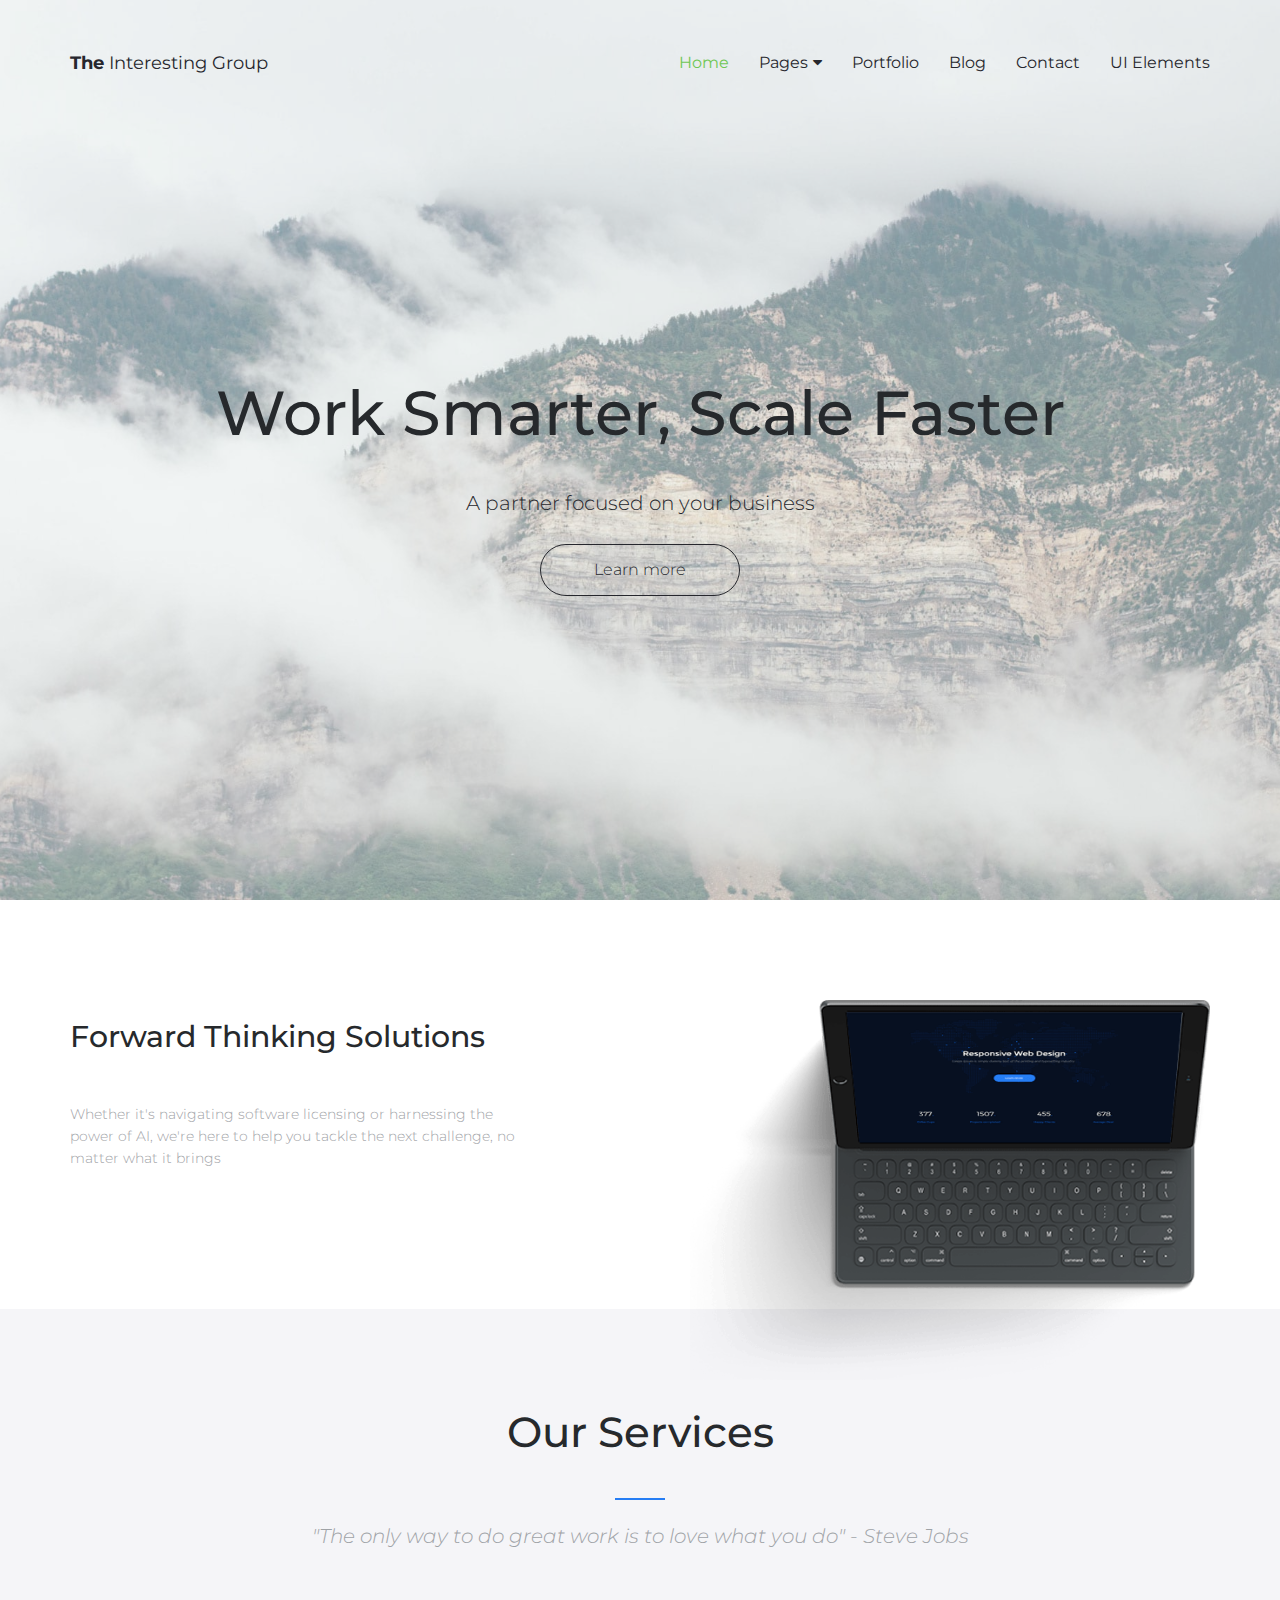
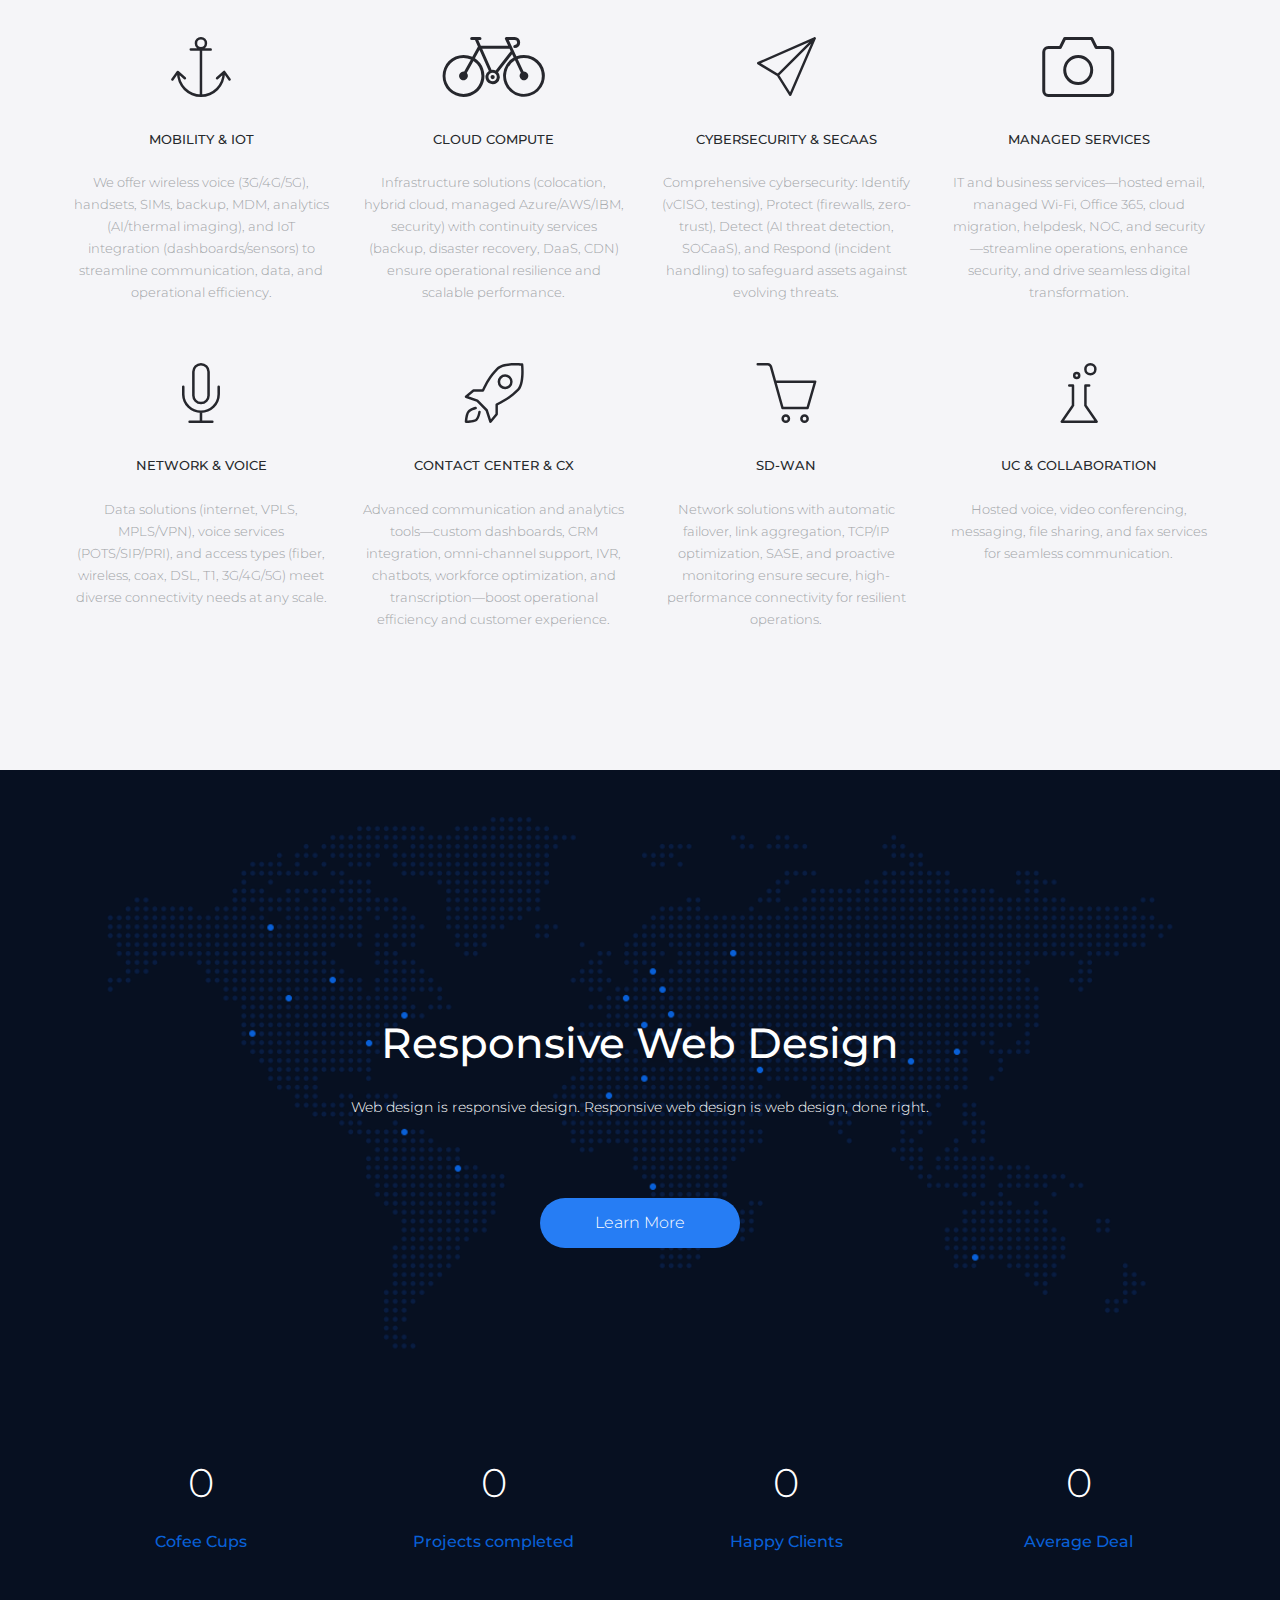
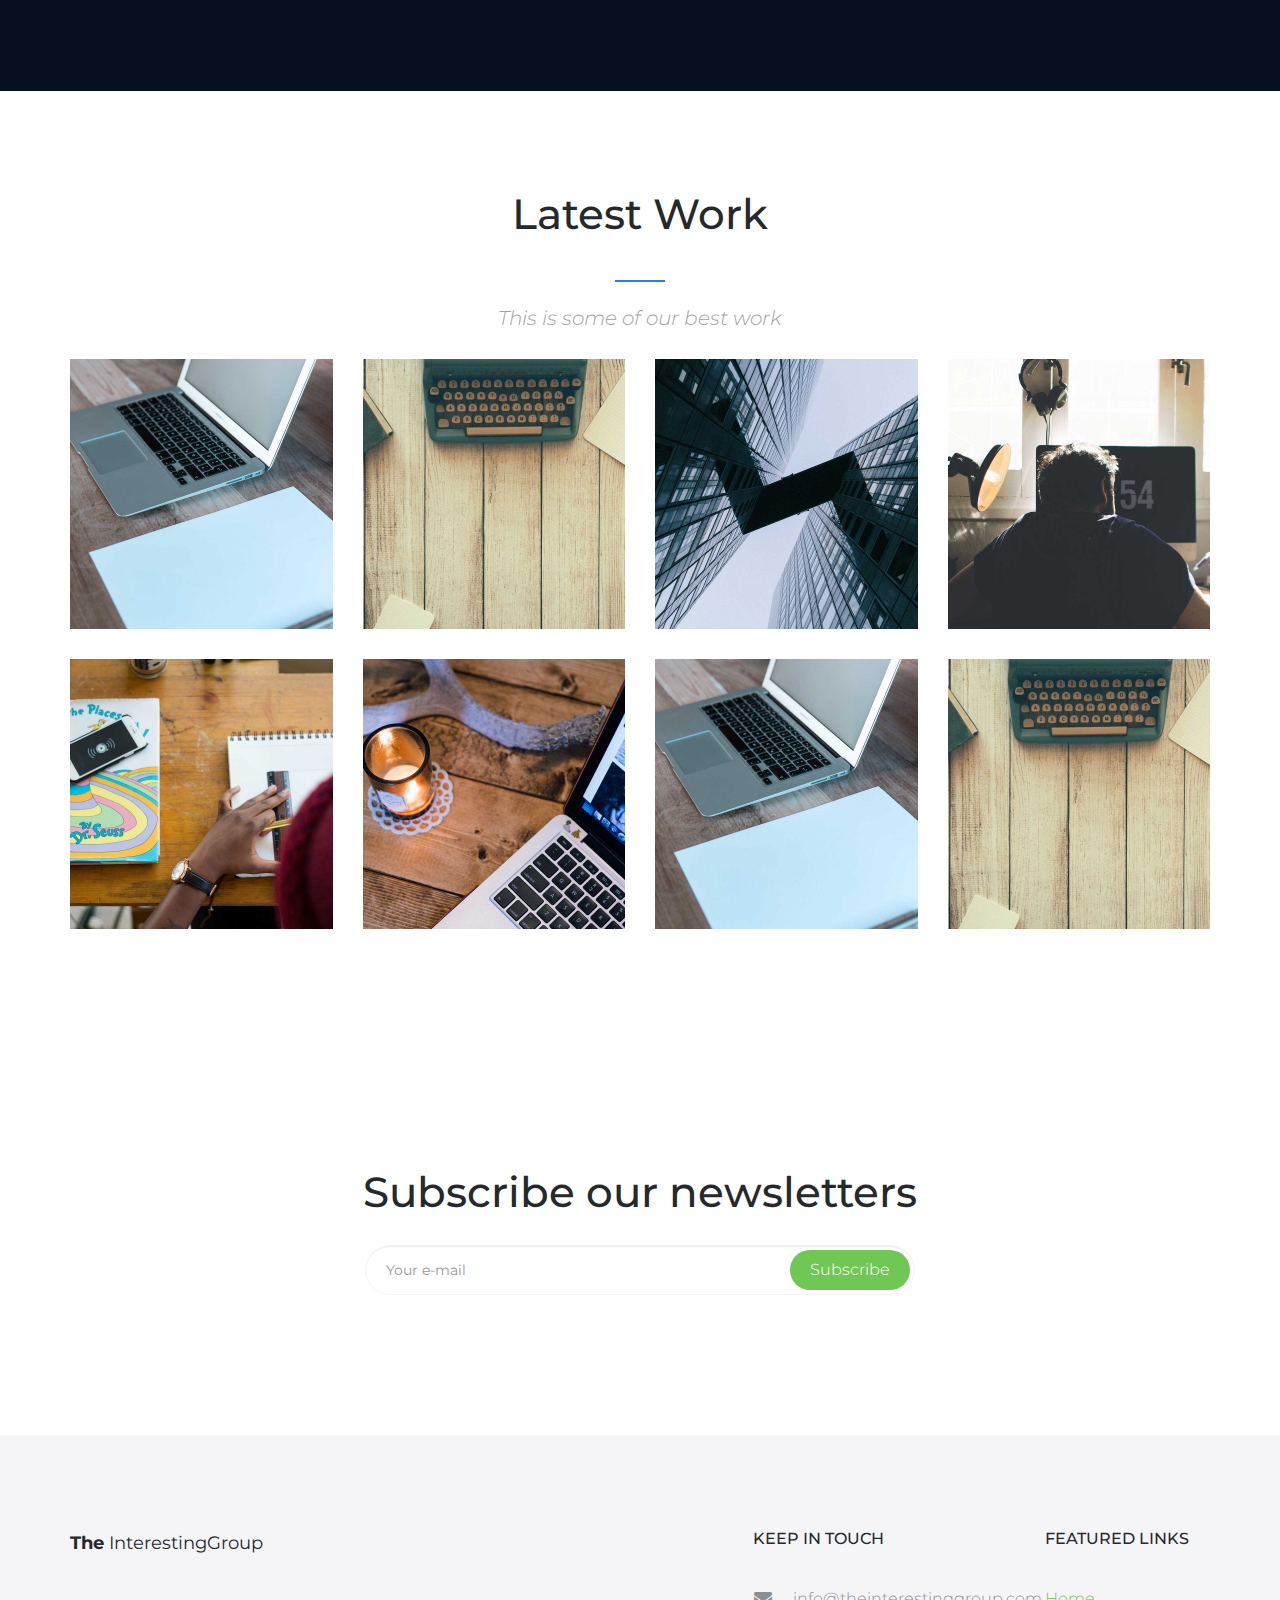
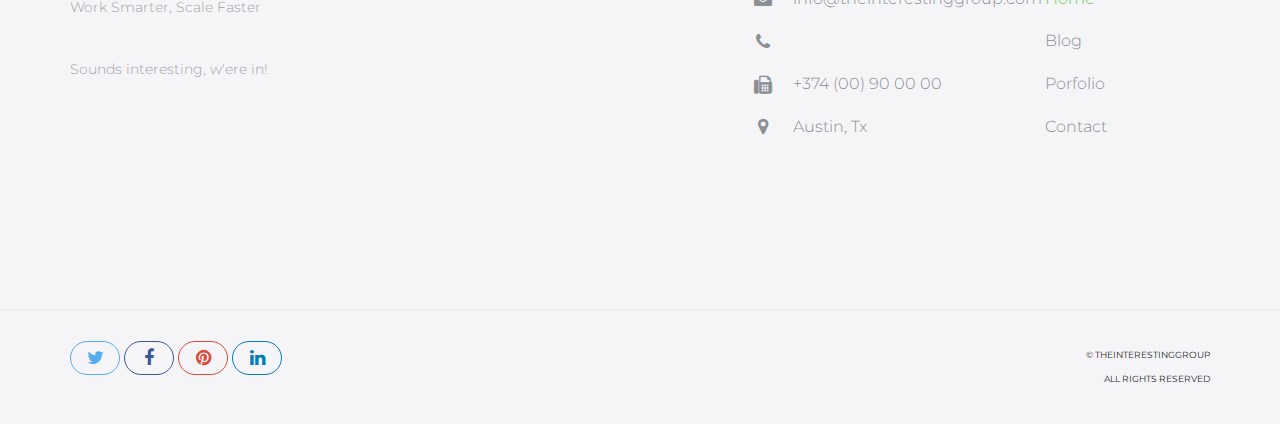
<file: index.html>
<!DOCTYPE html>
<html lang="en">
<head>

    <!-- Basic Page Needs
    ================================================== -->
    <meta http-equiv="Content-Type" content="text/html; charset=utf-8">
    <meta http-equiv="X-UA-Compatible" content="IE=edge">

    <title>The Interesting Group</title>

    <meta name="description" content="">
    <meta name="author" content="">
    <meta name="keywords" content="">

    <!-- Mobile Specific Metas
    ================================================== -->
    <meta name="viewport" content="width=device-width, minimum-scale=1.0, maximum-scale=1.0">
    <meta name="apple-mobile-web-app-capable" content="yes">

    <!-- Fonts -->
    <link href="https://fonts.googleapis.com/css?family=Montserrat:300,300i,400,600,700" rel="stylesheet">
    <link rel="stylesheet" href="http://cdnjs.cloudflare.com/ajax/libs/font-awesome/4.4.0/css/font-awesome.min.css">

    <!-- Favicon
    ================================================== -->
    <link rel="apple-touch-icon" sizes="180x180" href="assets/img/apple-touch-icon.png">
    <link rel="icon" type="image/png" sizes="16x16" href="assets/img/favicon.png">

    <!-- Stylesheets
    ================================================== -->
    <!-- Bootstrap core CSS -->
    <link href="assets/css/bootstrap.min.css" rel="stylesheet">

    <!-- Custom styles for this template -->
    <link href="assets/css/style.css" rel="stylesheet">
    <link href="assets/css/responsive.css" rel="stylesheet">

    <!-- HTML5 shim and Respond.js IE8 support of HTML5 elements and media queries -->
    <!--[if lt IE 9]>
    <script src="https://oss.maxcdn.com/libs/html5shiv/3.7.0/html5shiv.js"></script>
    <script src="https://oss.maxcdn.com/libs/respond.js/1.4.2/respond.min.js"></script>
    <![endif]-->

</head>
<body>

    <header id="masthead" class="site-header">
        <nav id="primary-navigation" class="site-navigation">
            <div class="container">

                <div class="navbar-header">
                   
                    <a class="site-title"><span>The </span>Interesting Group</a>

                </div><!-- /.navbar-header -->

                <div class="collapse navbar-collapse" id="agency-navbar-collapse">

                    <ul class="nav navbar-nav navbar-right">

                        <li class="active"><a href="index.html" data-toggle="dropdown">Home</a></li>
                        <li class="dropdown"><a href="#" class="dropdown-toggle" data-toggle="dropdown">Pages<i class="fa fa-caret-down hidden-xs" aria-hidden="true"></i></a>

                            <ul class="dropdown-menu" role="menu" aria-labelledby="menu1">
                              <li><a href="portfolio.html">Portfolio</a></li>
                              <li><a href="blog.html">Blog</a></li>
                            </ul>

                        </li>
                        <li><a href="portfolio.html">Portfolio</a></li>
                        <li><a href="blog.html">Blog</a></li>
                        <li><a href="contact.html">Contact</a></li>
                        <li><a href="ui-elements.html">UI Elements</a></li>

                    </ul>

                </div>

            </div>   
        </nav><!-- /.site-navigation -->
    </header><!-- /#mastheaed -->

    <div id="hero" class="hero overlay">
        <div class="hero-content">
            <div class="hero-text">
                <h1>Work Smarter, Scale Faster</h1>
                <p>A partner focused on your business</p>
                <a href="#" class="btn btn-border">Learn more</a>
            </div><!-- /.hero-text -->
        </div><!-- /.hero-content -->
    </div><!-- /.hero -->

    <main id="main" class="site-main">

        <section class="site-section section-features">
            <div class="container">
                <div class="row">
                    <div class="col-sm-5">
                        <h2>Forward Thinking Solutions</h2>
                        <p>Whether it's navigating software licensing or harnessing the power of AI, we're here to help you tackle the next challenge, no matter what it brings</p>
                    </div>
                    <div class="col-sm-7 hidden-xs">
                        <img src="assets/img/ipad-pro.png" alt="">
                    </div>
                </div>
            </div>
        </section><!-- /.section-features -->

        <section class="site-section section-services gray-bg text-center">
            <div class="container">
                <h2 class="heading-separator">Our Services</h2>
                <p class="subheading-text">"The only way to do great work is to love what you do" - Steve Jobs</p>
                <div class="row">
                    <div class="col-md-3 col-xs-6">
                        <div class="service">
                            <img src="assets/img/anchor.svg" alt="">
                            <h3 class="service-title">Mobility & IOT</h3>
                            <p class="service-info">We offer wireless voice (3G/4G/5G), handsets, SIMs, backup, MDM, analytics (AI/thermal imaging), and IoT integration (dashboards/sensors) to streamline communication, data, and operational efficiency.</p>
                        </div><!-- /.service -->
                    </div>
                    <div class="col-md-3 col-xs-6">
                        <div class="service">
                            <img src="assets/img/bycicle.svg" alt="">
                            <h3 class="service-title">Cloud Compute</h3>
                            <p class="service-info">Infrastructure solutions (colocation, hybrid cloud, managed Azure/AWS/IBM, security) with continuity services (backup, disaster recovery, DaaS, CDN) ensure operational resilience and scalable performance.</p>
                        </div><!-- /.service -->
                    </div>
                    <div class="col-md-3 col-xs-6">
                        <div class="service">
                            <img src="assets/img/paper-plane.svg" alt="">
                            <h3 class="service-title">Cybersecurity & SECaaS</h3>
                            <p class="service-info">Comprehensive cybersecurity: Identify (vCISO, testing), Protect (firewalls, zero-trust), Detect (AI threat detection, SOCaaS), and Respond (incident handling) to safeguard assets against evolving threats.</p>
                        </div><!-- /.service -->
                    </div>
                    <div class="col-md-3 col-xs-6">
                        <div class="service">
                            <img src="assets/img/photo.svg" alt="">
                            <h3 class="service-title">Managed Services</h3>
                            <p class="service-info">IT and business services—hosted email, managed Wi-Fi, Office 365, cloud migration, helpdesk, NOC, and security—streamline operations, enhance security, and drive seamless digital transformation.</p>
                        </div><!-- /.service -->
                    </div>
                    <div class="col-md-3 col-xs-6">
                        <div class="service">
                            <img src="assets/img/microphone.svg" alt="">
                            <h3 class="service-title">Network & Voice</h3>
                            <p class="service-info">Data solutions (internet, VPLS, MPLS/VPN), voice services (POTS/SIP/PRI), and access types (fiber, wireless, coax, DSL, T1, 3G/4G/5G) meet diverse connectivity needs at any scale.</p>
                        </div><!-- /.service -->
                    </div>
                    <div class="col-md-3 col-xs-6">
                        <div class="service">
                            <img src="assets/img/rocket.svg" alt="">
                            <h3 class="service-title">Contact Center & CX</h3>
                            <p class="service-info">Advanced communication and analytics tools—custom dashboards, CRM integration, omni-channel support, IVR, chatbots, workforce optimization, and transcription—boost operational efficiency and customer experience.</p>
                        </div><!-- /.service -->
                    </div>
                    <div class="col-md-3 col-xs-6">
                        <div class="service">
                            <img src="assets/img/basket.svg" alt="">
                            <h3 class="service-title">SD-WAN</h3>
                            <p class="service-info">Network solutions with automatic failover, link aggregation, TCP/IP optimization, SASE, and proactive monitoring ensure secure, high-performance connectivity for resilient operations.</p>
                        </div><!-- /.service -->
                    </div>
                    <div class="col-md-3 col-xs-6">
                        <div class="service">
                            <img src="assets/img/chemestry.svg" alt="">
                            <h3 class="service-title">UC & Collaboration</h3>
                            <p class="service-info">Hosted voice, video conferencing, messaging, file sharing, and fax services for seamless communication.</p>
                        </div><!-- /.service -->
                    </div>
                </div>    
            </div>
        </section><!-- /.section-services -->

        <section class="site-section section-map-feature text-center">

            <div class="container">
                <h2>Responsive Web Design</h2>
                <p>Web design is responsive design. Responsive web design is web design, done right.</p>
                <a href="#" class="btn btn-fill">Learn More</a>
                <div class="row">
                    <div class="col-sm-3 col-xs-6">
                        <div class="counter-item">
                            <p class="counter" data-to="377" data-speed="2000">0</p>
                            <h3>Cofee Cups</h3>
                        </div><!-- /.counter-item -->
                    </div>
                    <div class="col-sm-3 col-xs-6">
                        <div class="counter-item">
                            <p class="counter" data-to="1204" data-speed="2000">0</p>       
                            <h3>Projects completed</h3>
                        </div> <!-- /.counter-item -->      
                    </div>
                    <div class="col-sm-3 col-xs-6">
                        <div class="counter-item">
                            <p class="counter" data-to="459" data-speed="1000">0</p>
                            <h3>Happy Clients</h3>
                        </div><!-- /.counter-item -->
                    </div>
                    <div class="col-sm-3 col-xs-6">
                        <div class="counter-item">
                            <p class="counter" data-to="675" data-speed="1000">0</p>
                            <h3>Average Deal</h3>
                        </div><!-- /.counter-item -->
                    </div>
                </div>
            </div>
            
        </section><!-- /.section-map-feature -->

        <section class="site-section section-portfolio">
            <div class="container">
                <div class="text-center">
                    <h2 class="heading-separator">Latest Work</h2>
                    <p class="subheading-text">This is some of our best work</p>
                </div>
                <div class="row">
                    <div class="col-lg-3 col-md-4 col-xs-6">
                        <div class="portfolio-item">
                            <img src="assets/img/portfolio-1.jpg" class="img-res" alt="">
                            <h4 class="portfolio-item-title">Portfolio item</h4>
                            <a href="portfolio-item.html"><i class="fa fa-arrow-right" aria-hidden="true"></i></a>
                        </div><!-- /.portfolio-item -->
                    </div>
                    <div class="col-lg-3 col-md-4 col-xs-6">
                        <div class="portfolio-item">
                            <img src="assets/img/portfolio-2.jpg" class="img-res" alt="">
                            <h4 class="portfolio-item-title">Portfolio item</h4>
                            <a href="portfolio-item.html"><i class="fa fa-arrow-right" aria-hidden="true"></i></a>
                        </div><!-- /.portfolio-item -->
                    </div>
                    <div class="col-lg-3 col-md-4 col-xs-6">
                        <div class="portfolio-item">
                            <img src="assets/img/portfolio-3.jpg" class="img-res" alt="">
                            <h4 class="portfolio-item-title">Portfolio item</h4>
                            <a href="portfolio-item.html"><i class="fa fa-arrow-right" aria-hidden="true"></i></a>
                        </div><!-- /.portfolio-item -->
                    </div>
                    <div class="col-lg-3 col-md-4 col-xs-6">
                        <div class="portfolio-item">
                            <img src="assets/img/portfolio-4.jpg" class="img-res" alt="">
                            <h4 class="portfolio-item-title">Portfolio item</h4>
                            <a href="portfolio-item.html"><i class="fa fa-arrow-right" aria-hidden="true"></i></a>
                        </div><!-- /.portfolio-item -->
                    </div>
                    <div class="col-lg-3 col-md-4 col-xs-6">
                        <div class="portfolio-item">
                            <img src="assets/img/portfolio-5.jpg" class="img-res" alt="">
                            <h4 class="portfolio-item-title">Portfolio item</h4>
                            <a href="portfolio-item.html"><i class="fa fa-arrow-right" aria-hidden="true"></i></a>
                        </div><!-- /.portfolio-item -->
                    </div>
                    <div class="col-lg-3 col-md-4 col-xs-6">
                        <div class="portfolio-item">
                            <img src="assets/img/portfolio-6.jpg" class="img-res" alt="">
                            <h4 class="portfolio-item-title">Portfolio item</h4>
                            <a href="portfolio-item.html"><i class="fa fa-arrow-right" aria-hidden="true"></i></a>
                        </div><!-- /.portfolio-item -->
                    </div>
                    <div class="col-lg-3 col-md-4 col-xs-6">
                        <div class="portfolio-item">
                            <img src="assets/img/portfolio-1.jpg" class="img-res" alt="">
                            <h4 class="portfolio-item-title">Portfolio item</h4>
                            <a href="portfolio-item.html"><i class="fa fa-arrow-right" aria-hidden="true"></i></a>
                        </div><!-- /.portfolio-item -->
                    </div>
                    <div class="col-lg-3 col-md-4 col-xs-6">
                        <div class="portfolio-item">
                            <img src="assets/img/portfolio-2.jpg" class="img-res" alt="">
                            <h4 class="portfolio-item-title">Portfolio item</h4>
                            <a href="portfolio-item.html"><i class="fa fa-arrow-right" aria-hidden="true"></i></a>
                        </div><!-- /.portfolio-item -->
                    </div>
                </div>
            </div>
        </section><!-- /.section-portfolio -->

        <section class="site-section section-newsletter text-center">
            <div class="container">
                <h2>Subscribe our newsletters</h2>
                <form class="form-group newsletter-group">
                    <input type="email" class="form-control" placeholder="Your e-mail" required>
                    <button class="btn btn-green" type="button">Subscribe</button>
                </form><!-- /.newsletter-group -->
            </div>
        </section><!-- /.section-newsletter -->

    </main><!-- /#main -->

    <footer id="colophon" class="site-footer">
        <div class="container">
            <div class="row">
                <div class="col-md-3 col-sm-4 col-xs-6">
                    <a class="site-title"><span>The </span>InterestingGroup</a>
                    <p>Work Smarter, Scale Faster</p>
                    <p>Sounds interesting, w'ere in!</p>
                </div>
                <div class="col-lg-offset-4 col-md-3 col-sm-4 col-md-offset-2 col-sm-offset-0 col-xs-6 ">
                    <h3>Keep in touch</h3>
                    <ul class="list-unstyled contact-links">
                        <li><i class="fa fa-envelope" aria-hidden="true"></i><a href="mailto:info@atheinterestinggroup.com">info@theinterestinggroup.com
</a></li>
                        <li><i class="fa fa-phone" aria-hidden="true"></i><a href="tel:+37400800000"></a></li>
                        <li><i class="fa fa-fax" aria-hidden="true"></i><a href="+37400900000">+374 (00) 90 00 00</a></li>
                        <li><i class="fa fa-map-marker" aria-hidden="true"></i><p>Austin, Tx</p></li>
                    </ul>
                </div>
                <div class="clearfix visible-xs"></div>
                <div class="col-lg-2 col-md-3 col-sm-4 col-xs-6">
                    <h3>Featured links</h3>
                    <ul class="list-unstyled">
                        <li class="active"><a href="index.html">Home</a></li>
                        <li><a href="blog.html">Blog</a></li>
                        <li><a href="portfolio.html">Porfolio</a></li>
                        <li><a href="contact.html">Contact</a></li>
                    </ul>
                </div>
            </div>
        </div>
        <div class="copyright">
            <div class="container">
                <div class="row">
                    <div class="col-xs-8">
                        <div class="social-links">
                            <a class="twitter-bg" href="#"><i class="fa fa-twitter"></i></a>
                            <a class="facebook-bg" href="#"><i class="fa fa-facebook"></i></a>
                            <a class="pinterest" href="#"><i class="fa fa-pinterest"></i></a>
                            <a class="linkedin-bg" href="#"><i class="fa fa-linkedin"></i></a>
                        </div><!-- /.social-links -->
                    </div>
                    <div class="col-xs-4">
                        <div class="text-right">
                            <p>&copy; TheInterestingGroup</p>
                            <p>All Rights Reserved</p>
                        </div>
                    </div>
                </div>
            </div>
        </div><!-- /.copyright -->
    </footer><!-- /#footer -->


    <!-- Bootstrap core JavaScript
    ================================================== -->
    <!-- Placed at the end of the document so the pages load faster -->
    <script src="https://ajax.googleapis.com/ajax/libs/jquery/3.1.1/jquery.min.js"></script>
    <script src="assets/js/bootstrap.min.js"></script>
    <script src="assets/js/bootstrap-select.min.js"></script>
    <script src="assets/js/jquery.slicknav.min.js"></script>
    <script src="assets/js/jquery.countTo.min.js"></script>
    <script src="assets/js/jquery.shuffle.min.js"></script>
    <script src="assets/js/script.js"></script>
  
</body>
</html>
</file>
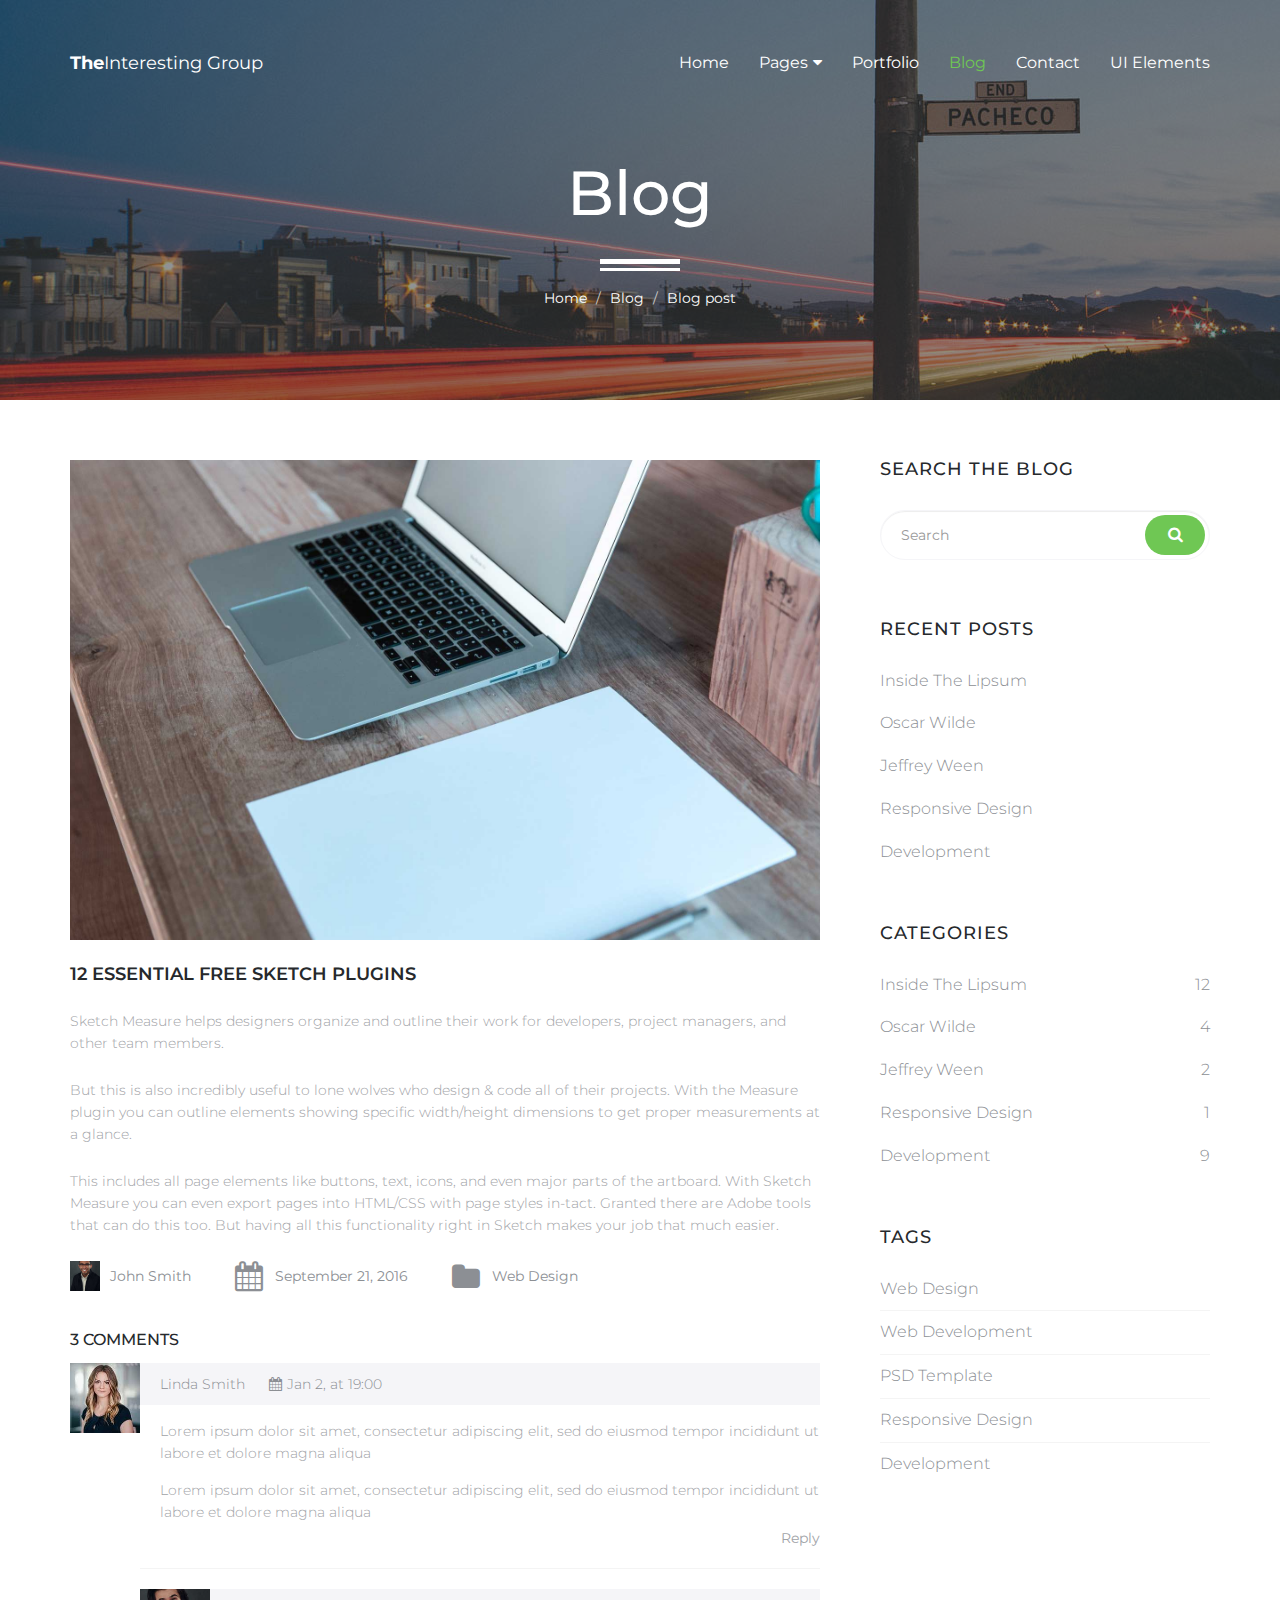
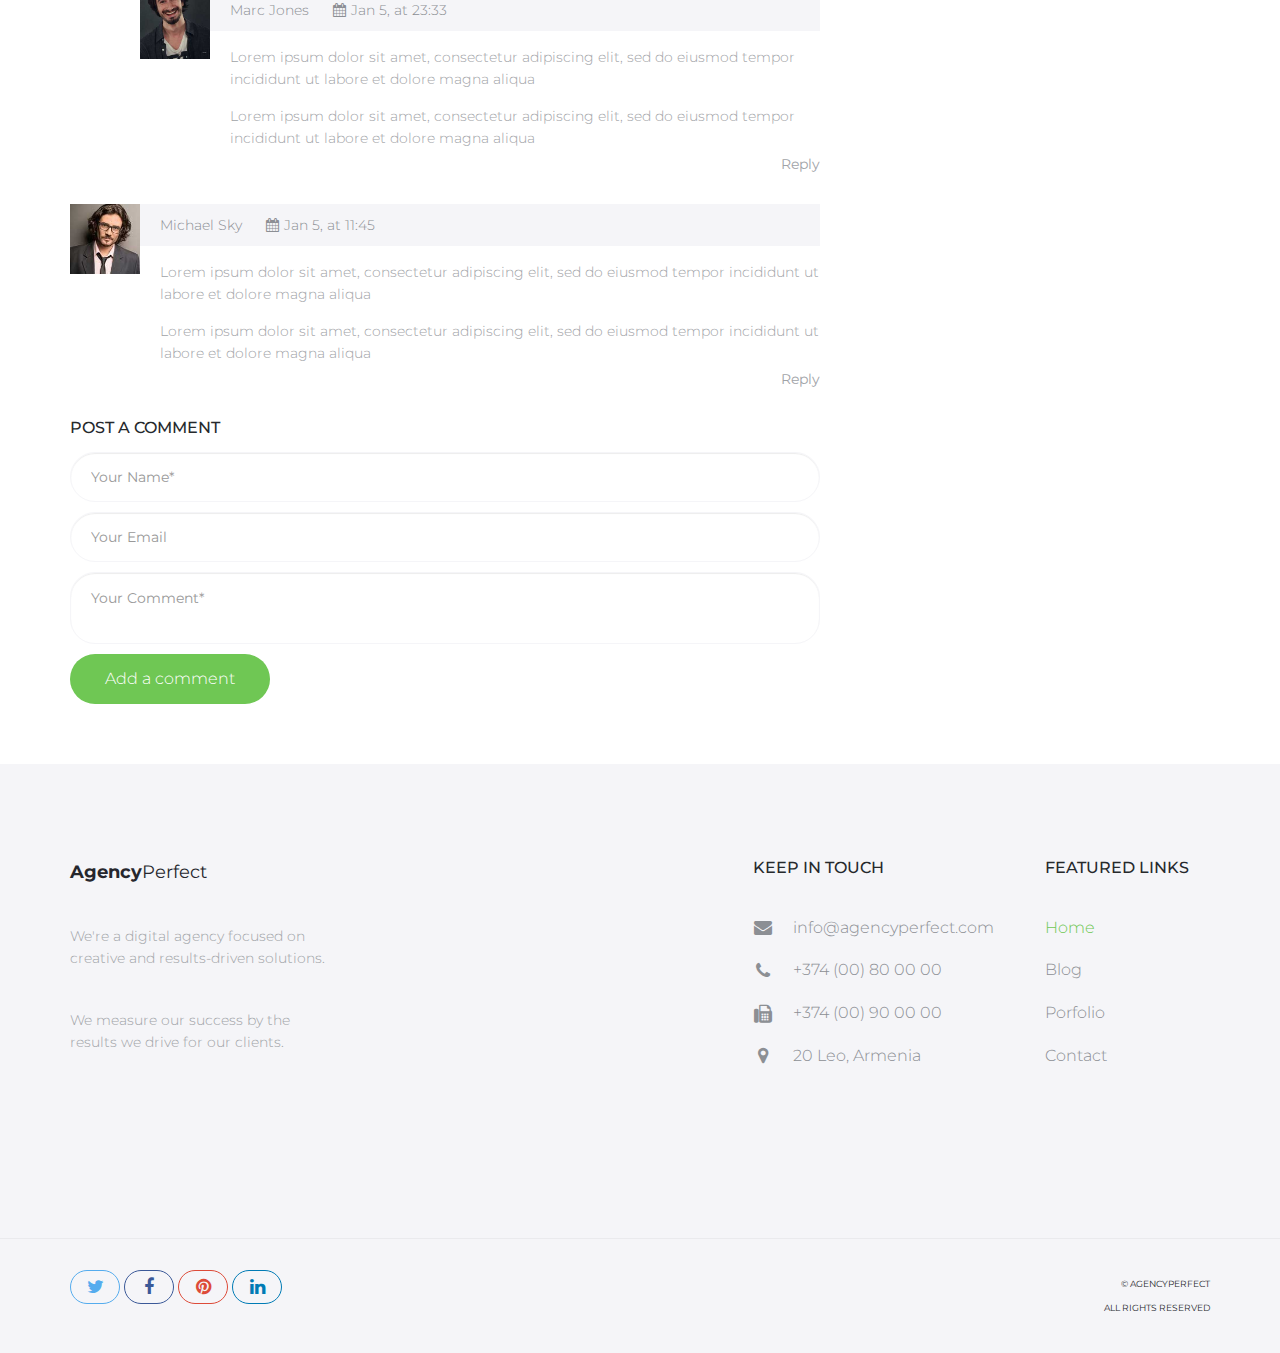
<file: blog-post.html>
<!DOCTYPE html>
<html lang="en">
<head>

    <!-- Basic Page Needs
    ================================================== -->
    <meta http-equiv="Content-Type" content="text/html; charset=utf-8">
    <meta http-equiv="X-UA-Compatible" content="IE=edge">

    <title>Blog Post | The Interesting Groupt</title>

    <meta name="description" content="">
    <meta name="author" content="">
    <meta name="keywords" content="">

    <!-- Mobile Specific Metas
    ================================================== -->
    <meta name="viewport" content="width=device-width, minimum-scale=1.0, maximum-scale=1.0">
    <meta name="apple-mobile-web-app-capable" content="yes">

    <!-- Fonts -->
    <link href="https://fonts.googleapis.com/css?family=Montserrat:300,300i,400,600,700" rel="stylesheet">
    <link rel="stylesheet" href="http://cdnjs.cloudflare.com/ajax/libs/font-awesome/4.4.0/css/font-awesome.min.css">

    <!-- Favicon
    ================================================== -->
    <link rel="apple-touch-icon" sizes="180x180" href="assets/img/apple-touch-icon.png">
    <link rel="icon" type="image/png" sizes="16x16" href="assets/img/favicon.png">

    <!-- Stylesheets
    ================================================== -->
    <!-- Bootstrap core CSS -->
    <link href="assets/css/bootstrap.min.css" rel="stylesheet">

    <!-- Custom styles for this template -->
    <link href="assets/css/style.css" rel="stylesheet">
    <link href="assets/css/responsive.css" rel="stylesheet">

    <!-- HTML5 shim and Respond.js IE8 support of HTML5 elements and media queries -->
    <!--[if lt IE 9]>
    <script src="https://oss.maxcdn.com/libs/html5shiv/3.7.0/html5shiv.js"></script>
    <script src="https://oss.maxcdn.com/libs/respond.js/1.4.2/respond.min.js"></script>
    <![endif]-->

</head>
<body>

    <header id="masthead" class="site-header site-header-white">
        <nav id="primary-navigation" class="site-navigation">
            <div class="container">

                <div class="navbar-header">
                   
                    <a href="index.html" class="site-title"><span>The</span>Interesting Group</a>

                </div><!-- /.navbar-header -->

                <div class="collapse navbar-collapse" id="agency-navbar-collapse">

                    <ul class="nav navbar-nav navbar-right">

                        <li><a href="index.html">Home</a></li>
                        <li class="dropdown"><a href="#" class="dropdown-toggle" data-toggle="dropdown">Pages<i class="fa fa-caret-down hidden-xs" aria-hidden="true"></i></a>

                            <ul class="dropdown-menu" role="menu" aria-labelledby="menu1">
                              <li><a href="portfolio.html">Portfolio</a></li>
                              <li><a href="blog.html">Blog</a></li>
                            </ul>

                        </li>
                        <li><a href="portfolio.html">Portfolio</a></li>
                        <li class="active"><a href="blog.html">Blog</a></li>
                        <li><a href="contact.html">Contact</a></li>
                        <li><a href="ui-elements.html">UI Elements</a></li>
                        
                    </ul>

                </div>

            </div>   
        </nav><!-- /.site-navigation -->
    </header><!-- /#mastheaed -->

    <div id="hero" class="hero overlay subpage-hero blog-hero">
        <div class="hero-content">
            <div class="hero-text">
                <h1>Blog</h1>
                <ol class="breadcrumb">
                  <li class="breadcrumb-item"><a href="index.html">Home</a></li>
                  <li class="breadcrumb-item"><a href="blog.html">Blog</a></li>
                  <li class="breadcrumb-item active">Blog post</li>
                </ol>
            </div><!-- /.hero-text -->
        </div><!-- /.hero-content -->
    </div><!-- /.hero -->

    <main id="main" class="site-main">

        <section class="site-section subpage-site-section section-blog">
            <div class="container">
                <div class="row">
                    <div class="col-md-8">
                        <article class="blog-post">
                            <img src="assets/img/portfolio-1.jpg" class="img-res" alt="">
                            <div class="post-content">
                                <h2 class="post-title">12 Essential Free Sketch Plugins</h2>
                                <p>Sketch Measure helps designers organize and outline their work for developers, project managers, and other team members.</p>
                                <p>But this is also incredibly useful to lone wolves who design & code all of their projects. With the Measure plugin you can outline elements showing specific width/height dimensions to get proper measurements at a glance.</p>
                                <p>This includes all page elements like buttons, text, icons, and even major parts of the artboard. With Sketch Measure you can even export pages into HTML/CSS with page styles in-tact. Granted there are Adobe tools that can do this too. But having all this functionality right in Sketch makes your job that much easier.</p>
  
                                <div class="post-meta">
                                    <span class="post-author">
                                        <a href="#"><img class="img-res" src="assets/img/author.jpg" alt=""> John Smith</a>
                                    </span>
                                    <span class="post-date">
                                        <a href=""><i class="fa fa-calendar" aria-hidden="true"></i> September 21, 2016</a>
                                        </span>
                                    <span class="post-category">
                                        <a href=""><i class="fa fa-folder" aria-hidden="true"></i> Web Design</a>
                                    </span>
                                </div><!-- /.post-meta -->
                            </div><!-- /.post-content -->
                        </article><!-- /.blog-post -->
                        <div id="PostComments" class="post-comments">
                            <h3>3 Comments</h3>
                            <div class="post-comment">

                                <img class="img-res" src="assets/img/author-2.jpg" alt="">

                                <div class="post-comment-content">
                                    
                                    <div class="post-comment-content-details">
                                        <p class="post-comment-author-name">Linda Smith</p>
                                        <p class="post-comment-date"><i class="fa fa-calendar" aria-hidden="true"></i>Jan 2, at 19:00</p>
                                    </div><!-- /.post-content-details -->
                                    <p class="comment">Lorem ipsum dolor sit amet, consectetur adipiscing elit, sed do eiusmod tempor incididunt ut labore et dolore magna aliqua</p>

                                    <p class="comment">Lorem ipsum dolor sit amet, consectetur adipiscing elit, sed do eiusmod tempor incididunt ut labore et dolore magna aliqua</p>
                                    <div class="text-right comment-reply">
                                        <a href="#">Reply</a>
                                    </div>
                                        
                                </div><!-- /.post-comment-content --> 
                            </div><!-- /.post-comment --> 
                            <div class="replied">
                                <div class="post-comment">

                                    <img class="img-res" src="assets/img/author-3.jpg" alt="">

                                    <div class="post-comment-content">
                                        
                                        <div class="post-comment-content-details">
                                            <p class="post-comment-author-name">Marc Jones</p>
                                            <p class="post-comment-date"><i class="fa fa-calendar" aria-hidden="true"></i>Jan 5, at 23:33</p>
                                        </div><!-- /.post-content-details -->
                                        <p class="comment">Lorem ipsum dolor sit amet, consectetur adipiscing elit, sed do eiusmod tempor incididunt ut labore et dolore magna aliqua</p>

                                        <p class="comment">Lorem ipsum dolor sit amet, consectetur adipiscing elit, sed do eiusmod tempor incididunt ut labore et dolore magna aliqua</p>
                                        <div class="text-right comment-reply">
                                            <a href="#">Reply</a>
                                        </div>
                                            
                                    </div><!-- /.post-comment-content --> 
                                </div><!-- /.post-comment --> 
                            </div><!-- /.replied -->
                            <div class="post-comment">

                                <img class="img-res" src="assets/img/author-4.jpg" alt="">

                                <div class="post-comment-content">
                                    
                                    <div class="post-comment-content-details">
                                        <p class="post-comment-author-name">Michael Sky</p>
                                        <p class="post-comment-date"><i class="fa fa-calendar" aria-hidden="true"></i>Jan 5, at 11:45</p>
                                    </div><!-- /.post-content-details -->
                                    <p class="comment">Lorem ipsum dolor sit amet, consectetur adipiscing elit, sed do eiusmod tempor incididunt ut labore et dolore magna aliqua</p>

                                    <p class="comment">Lorem ipsum dolor sit amet, consectetur adipiscing elit, sed do eiusmod tempor incididunt ut labore et dolore magna aliqua</p>
                                    <div class="text-right comment-reply">
                                        <a href="#">Reply</a>
                                    </div>
                                        
                                </div><!-- /.post-comment-content --> 
                            </div><!-- /.post-comment --> 
                        </div><!-- /#PostComments -->
                        <div class="respond">
                            <h3>Post a Comment</h3>
                            <form class="form-horizontal">
                                <input class="form-control" type="text" placeholder="Your Name*" required>
                                <input class="form-control" type="email" placeholder="Your Email" required>
                                <textarea class="form-control form-control-comment" type="text" placeholder="Your Comment*" required></textarea>
                                <button class="btn btn-green">Add a comment</button>
                            </form>    
                        </div><!-- /.respond -->
                    </div>
                    <aside class="col-md-4">
                        <div class="sidebar">
                            <div class="widget search-form">
                                <h4 class="widget-title">Search the blog</h4>
                                <form class="form-group">
                                    <input type="text" class="form-control" placeholder="Search" required>
                                    <button class="btn btn-green" type="button"><i class="fa fa-search" aria-hidden="true"></i></button>
                                </form>
                            </div><!-- /.search-form -->
                            <div class="widget widget-recent-posts">
                                <h4 class="widget-title">Recent posts</h4>
                                <ul class="list-unstyled">
                                    <li><a href="#">Inside The Lipsum</a></li>
                                    <li><a href="#">Oscar Wilde</a></li>
                                    <li><a href="#">Jeffrey Ween</a></li>
                                    <li><a href="#">Responsive Design</a></li>
                                    <li><a href="#">Development</a></li>
                                </ul>
                            </div><!-- /.widget-recent-posts -->
                            <div class="widget widget-categories">
                                <h4 class="widget-title">Categories</h4>
                                <ul class="list-unstyled">
                                    <li><a href="#">Inside The Lipsum <span>12</span></a></li>
                                    <li><a href="#">Oscar Wilde<span>4</span></a></li>
                                    <li><a href="#">Jeffrey Ween<span>2</span></a></li>
                                    <li><a href="#">Responsive Design<span>1</span></a></li>
                                    <li><a href="#">Development<span>9</span></a></li>
                                </ul>
                            </div><!-- /.widget-categories -->
                            <div class="widget widget-tags">
                                <h4 class="widget-title">Tags</h4>
                                <ul class="list-unstyled">
                                    <li><a href="#">Web Design</a></li>
                                    <li><a href="#">Web Development</a></li>
                                    <li><a href="#">PSD Template</a></li>
                                    <li><a href="#">Responsive Design</a></li>
                                    <li><a href="#">Development</a></li>
                                </ul>
                            </div><!-- /.widget-tags -->
                        </div><!-- /.sidebar -->
                    </aside>
                </div>
            </div>
        </section><!-- /.section-portfolio -->

    </main><!-- /#main -->

    <footer id="colophon" class="site-footer">
        <div class="container">
            <div class="row">
                <div class="col-md-3 col-sm-4 col-xs-6">
                    <a class="site-title"><span>Agency</span>Perfect</a>
                    <p>We're a digital agency focused on creative and results-driven solutions.</p>
                    <p>We measure our success by the results we drive for our clients.</p>
                </div>
                <div class="col-lg-offset-4 col-md-3 col-sm-4 col-md-offset-2 col-sm-offset-0 col-xs-6 ">
                    <h3>Keep in touch</h3>
                    <ul class="list-unstyled contact-links">
                        <li><i class="fa fa-envelope" aria-hidden="true"></i><a href="mailto:info@agencyperfect.com">info@agencyperfect.com</a></li>
                        <li><i class="fa fa-phone" aria-hidden="true"></i><a href="tel:+37400800000">+374 (00) 80 00 00 </a></li>
                        <li><i class="fa fa-fax" aria-hidden="true"></i><a href="+37400900000">+374 (00) 90 00 00</a></li>
                        <li><i class="fa fa-map-marker" aria-hidden="true"></i><p>20 Leo, Armenia</p></li>
                    </ul>
                </div>
                <div class="clearfix visible-xs"></div>
                <div class="col-lg-2 col-md-3 col-sm-4 col-xs-6">
                    <h3>Featured links</h3>
                    <ul class="list-unstyled">
                        <li class="active"><a href="index.html">Home</a></li>
                        <li><a href="blog.html">Blog</a></li>
                        <li><a href="portfolio.html">Porfolio</a></li>
                        <li><a href="contact.html">Contact</a></li>
                    </ul>
                </div>
            </div>
        </div>
        <div class="copyright">
            <div class="container">
                <div class="row">
                    <div class="col-xs-8">
                        <div class="social-links">
                            <a class="twitter-bg" href="#"><i class="fa fa-twitter"></i></a>
                            <a class="facebook-bg" href="#"><i class="fa fa-facebook"></i></a>
                            <a class="pinterest" href="#"><i class="fa fa-pinterest"></i></a>
                            <a class="linkedin-bg" href="#"><i class="fa fa-linkedin"></i></a>
                        </div><!-- /.social-links -->
                    </div>
                    <div class="col-xs-4">
                        <div class="text-right">
                            <p>&copy; AgencyPerfect</p>
                            <p>All Rights Reserved</p>
                        </div>
                    </div>
                </div>
            </div>
        </div><!-- /.copyright -->
    </footer><!-- /#footer -->



    <!-- Bootstrap core JavaScript
    ================================================== -->
    <!-- Placed at the end of the document so the pages load faster -->
    <script src="https://ajax.googleapis.com/ajax/libs/jquery/3.1.1/jquery.min.js"></script>
    <script src="assets/js/bootstrap.min.js"></script>
    <script src="assets/js/bootstrap-select.min.js"></script>
    <script src="assets/js/jquery.slicknav.min.js"></script>
    <script src="assets/js/jquery.countTo.min.js"></script>
    <script src="assets/js/jquery.shuffle.min.js"></script>
    <script src="assets/js/script.js"></script>
  
</body>
</html>
</file>
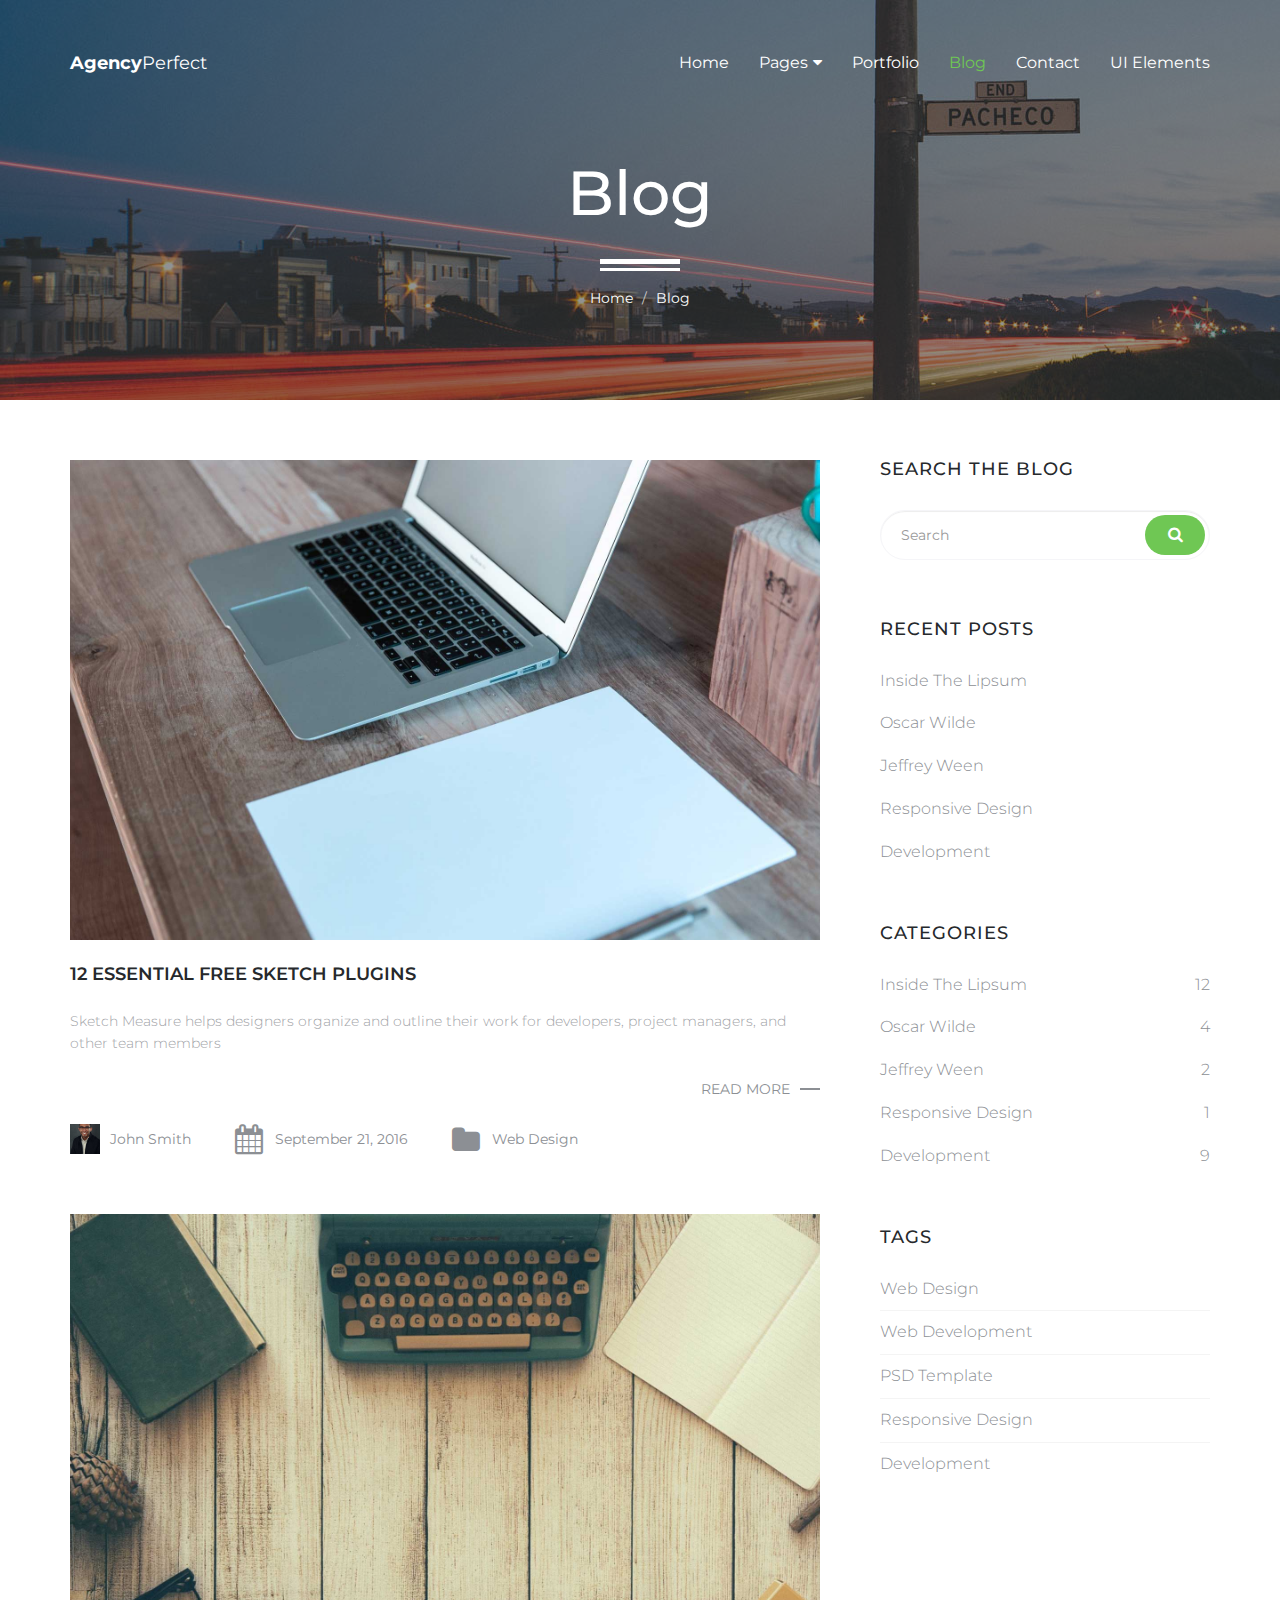
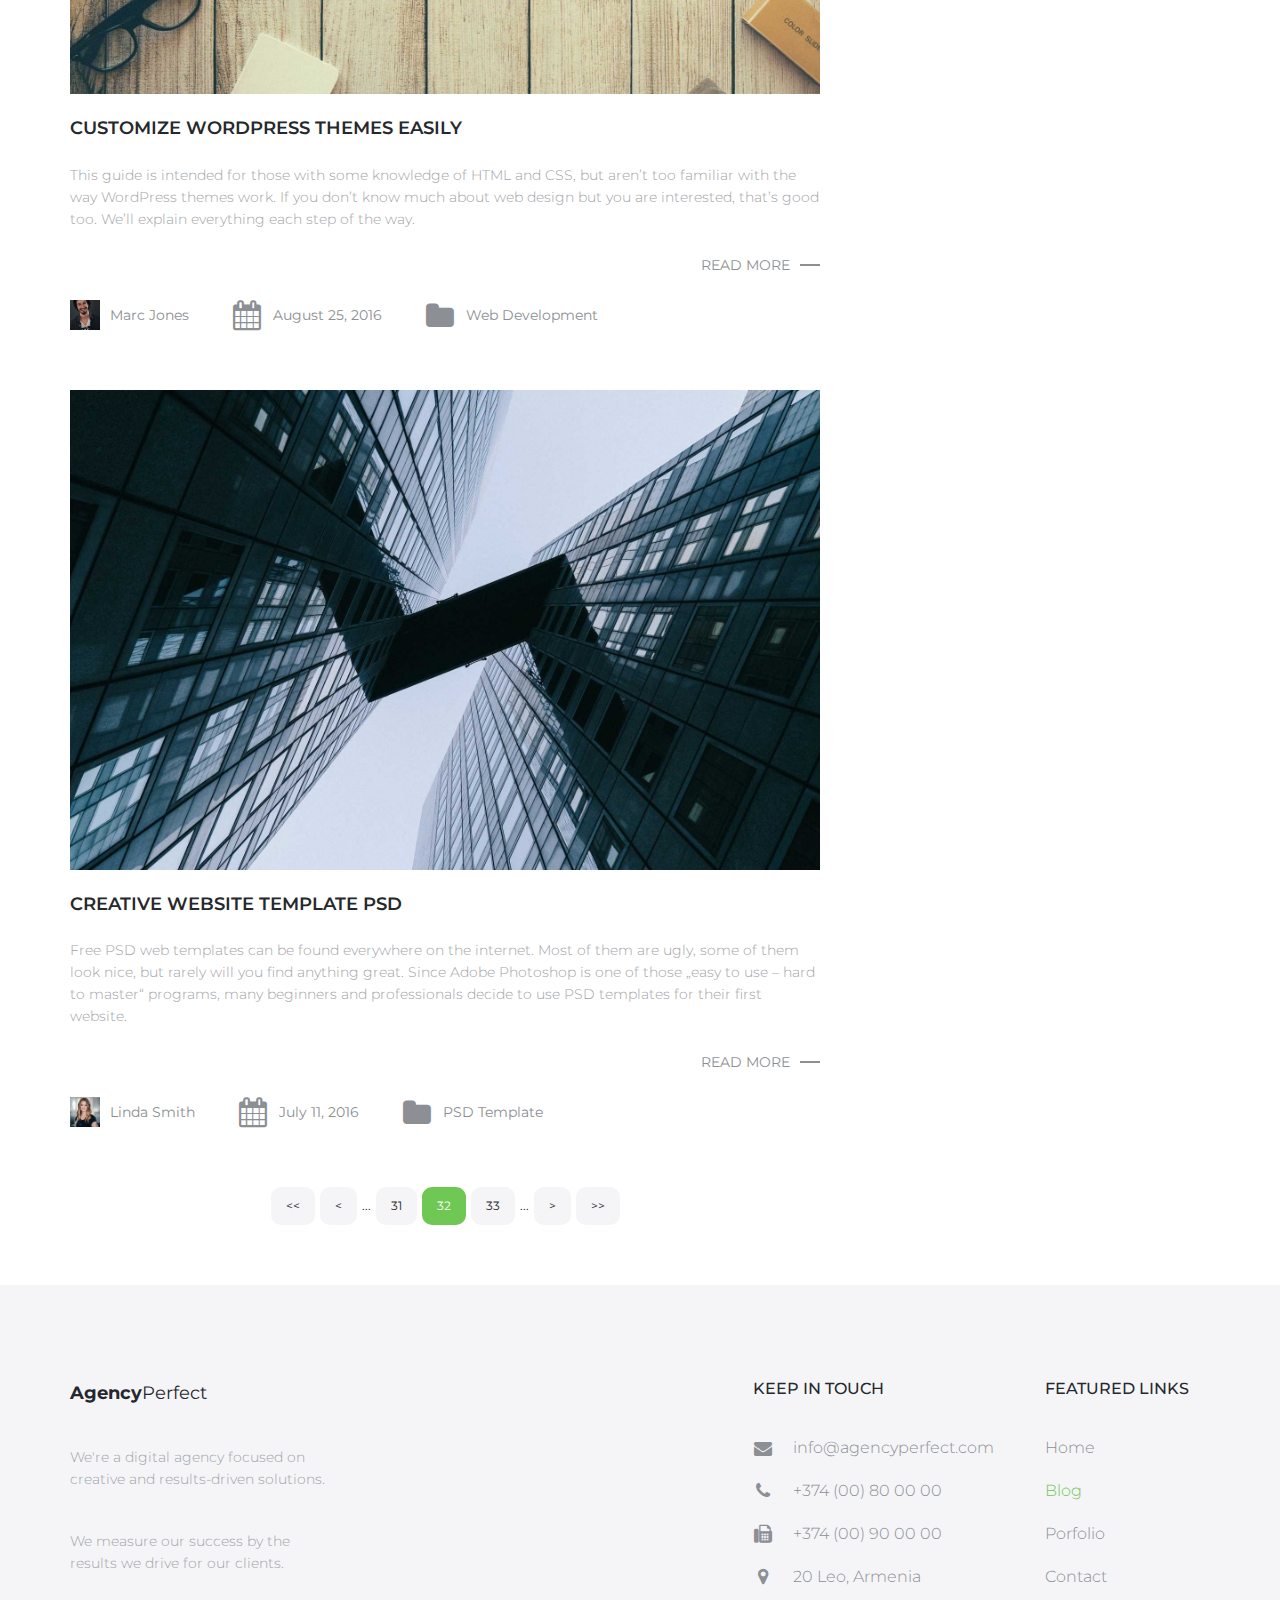
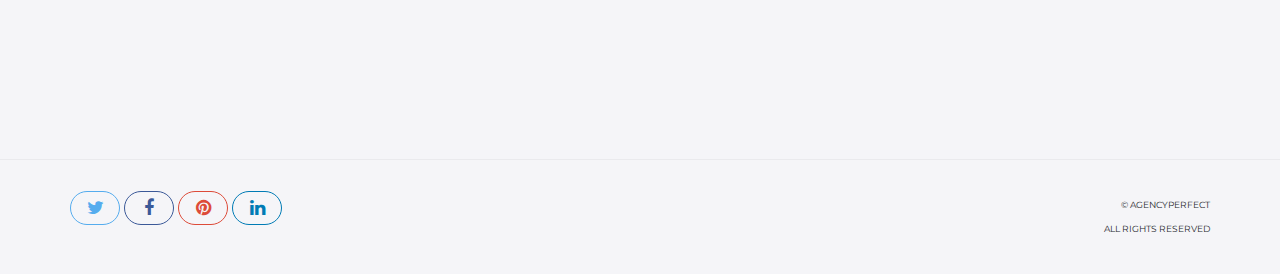
<file: blog.html>
<!DOCTYPE html>
<html lang="en">
<head>

    <!-- Basic Page Needs
    ================================================== -->
    <meta http-equiv="Content-Type" content="text/html; charset=utf-8">
    <meta http-equiv="X-UA-Compatible" content="IE=edge">

    <title>Blog | The Interesting Group</title>

    <meta name="description" content="">
    <meta name="author" content="">
    <meta name="keywords" content="">

    <!-- Mobile Specific Metas
    ================================================== -->
    <meta name="viewport" content="width=device-width, minimum-scale=1.0, maximum-scale=1.0">
    <meta name="apple-mobile-web-app-capable" content="yes">

    <!-- Fonts -->
    <link href="https://fonts.googleapis.com/css?family=Montserrat:300,300i,400,600,700" rel="stylesheet">
    <link rel="stylesheet" href="http://cdnjs.cloudflare.com/ajax/libs/font-awesome/4.4.0/css/font-awesome.min.css">

    <!-- Favicon
    ================================================== -->
    <link rel="apple-touch-icon" sizes="180x180" href="assets/img/apple-touch-icon.png">
    <link rel="icon" type="image/png" sizes="16x16" href="assets/img/favicon.png">

    <!-- Stylesheets
    ================================================== -->
    <!-- Bootstrap core CSS -->
    <link href="assets/css/bootstrap.min.css" rel="stylesheet">

    <!-- Custom styles for this template -->
    <link href="assets/css/style.css" rel="stylesheet">
    <link href="assets/css/responsive.css" rel="stylesheet">

    <!-- HTML5 shim and Respond.js IE8 support of HTML5 elements and media queries -->
    <!--[if lt IE 9]>
    <script src="https://oss.maxcdn.com/libs/html5shiv/3.7.0/html5shiv.js"></script>
    <script src="https://oss.maxcdn.com/libs/respond.js/1.4.2/respond.min.js"></script>
    <![endif]-->

</head>
<body>

    <header id="masthead" class="site-header site-header-white">
        <nav id="primary-navigation" class="site-navigation">
            <div class="container">

                <div class="navbar-header">
                   
                    <a href="index.html" class="site-title"><span>Agency</span>Perfect</a>

                </div><!-- /.navbar-header -->

                <div class="collapse navbar-collapse" id="agency-navbar-collapse">

                    <ul class="nav navbar-nav navbar-right">

                        <li><a href="index.html">Home</a></li>
                        <li class="dropdown"><a href="#" class="dropdown-toggle" data-toggle="dropdown">Pages<i class="fa fa-caret-down hidden-xs" aria-hidden="true"></i></a>

                            <ul class="dropdown-menu" role="menu" aria-labelledby="menu1">
                              <li><a href="portfolio.html">Portfolio</a></li>
                              <li><a href="blog.html">Blog</a></li>
                            </ul>

                        </li>
                        <li><a href="portfolio.html">Portfolio</a></li>
                        <li class="active"><a href="blog.html">Blog</a></li>
                        <li><a href="contact.html">Contact</a></li>
                        <li><a href="ui-elements.html">UI Elements</a></li>
                    
                    </ul>

                </div>

            </div>   
        </nav><!-- /.site-navigation -->
    </header><!-- /#mastheaed -->

    <div id="hero" class="hero overlay subpage-hero blog-hero">
        <div class="hero-content">
            <div class="hero-text">
                <h1>Blog</h1>
                <ol class="breadcrumb">
                  <li class="breadcrumb-item"><a href="#">Home</a></li>
                  <li class="breadcrumb-item active">Blog</li>
                </ol>
            </div><!-- /.hero-text -->
        </div><!-- /.hero-content -->
    </div><!-- /.hero -->

    <main id="main" class="site-main">

        <section class="site-section subpage-site-section section-blog">
            <div class="container">
                <div class="row">
                    <div class="col-md-8">
                        <article class="blog-post">
                            <a href="blog-post.html">
                                <img src="assets/img/portfolio-1.jpg" class="img-res" alt="">
                            </a>
                            <div class="post-content">
                                <h3 class="post-title"><a href="blog-post.html">12 Essential Free Sketch Plugins</a></h3>
                                <p>Sketch Measure helps designers organize and outline their work for developers, project managers, and other team members</p>
                                <div class="text-right">
                                    <a class="read-more" href="blog-post.html">Read more</a>
                                </div>
                                <div class="post-meta">
                                    <span class="post-author">
                                        <a href="#"><img class="img-res" src="assets/img/author.jpg" alt="">John Smith</a>
                                    </span>
                                    <span class="post-date">
                                        <a href=""><i class="fa fa-calendar" aria-hidden="true"></i>September 21, 2016</a>
                                        </span>
                                    <span class="post-category">
                                        <a href=""><i class="fa fa-folder" aria-hidden="true"></i>Web Design</a>
                                    </span>
                                </div><!-- /.post-meta -->
                            </div><!-- /.post-content -->
                        </article><!-- /.blog-post -->
                        <article class="blog-post">
                            <a href="blog-post.html">
                                <img src="assets/img/portfolio-2.jpg" class="img-res" alt="">
                            </a>
                            <div class="post-content">
                                <h3 class="post-title"><a href="blog-post.html">Customize WordPress Themes Easily</a></h3>
                                <p>This guide is intended for those with some knowledge of HTML and CSS, but aren’t too familiar with the way WordPress themes work. If you don’t know much about web design but you are interested, that’s good too. We’ll explain everything each step of the way.</p>
                                <div class="text-right">
                                    <a class="read-more" href="blog-post.html">Read more</a>
                                </div>
                                <div class="post-meta">
                                    <span class="post-author">
                                        <a href="#"><img class="img-res" src="assets/img/author-3.jpg" alt="">Marc Jones</a>
                                    </span>
                                    <span class="post-date">
                                        <a href=""><i class="fa fa-calendar" aria-hidden="true"></i>August 25, 2016</a>
                                        </span>
                                    <span class="post-category">
                                        <a href=""><i class="fa fa-folder" aria-hidden="true"></i>Web Development</a>
                                    </span>
                                </div><!-- /.post-meta -->
                            </div><!-- /.post-content -->
                        </article><!-- /.blog-post -->
                        <article class="blog-post">
                            <a href="blog-post.html">
                                <img src="assets/img/portfolio-3.jpg" class="img-res" alt="">
                            </a>
                            <div class="post-content">
                                <h3 class="post-title"><a href="blog-post.html">Creative Website Template PSD</a></h3>
                                <p>Free PSD web templates can be found everywhere on the internet. Most of them are ugly, some of them look nice, but rarely will you find anything great. Since Adobe Photoshop is one of those „easy to use – hard to master“ programs, many beginners and professionals decide to use PSD templates for their first website.</p>
                                <div class="text-right">
                                    <a class="read-more" href="blog-post.html">Read more</a>
                                </div>
                                <div class="post-meta">
                                    <span class="post-author">
                                        <a href="#"><img class="img-res" src="assets/img/author-2.jpg" alt="">Linda Smith</a>
                                    </span>
                                    <span class="post-date">
                                        <a href=""><i class="fa fa-calendar" aria-hidden="true"></i>July 11, 2016</a>
                                        </span>
                                    <span class="post-category">
                                        <a href=""><i class="fa fa-folder" aria-hidden="true"></i>PSD Template</a>
                                    </span>
                                </div><!-- /.post-meta -->
                            </div><!-- /.post-content -->
                        </article><!-- /.blog-post -->

                        <div class="ui-pagination mt-50">
                            <div class="row">
                                <div class="col-md-12 text-center">
                                    <ul class="pagination">
                                        <li><a href="#">&lt;&lt;</a></li>
                                        <li><a href="#">&lt;</a></li>
                                        <li class="more"><a href="#">...</a></li>
                                        <li><a href="#">31</a></li>
                                        <li class="active"><a href="#">32</a></li>
                                        <li><a href="#">33</a></li>
                                        <li class="more"><a href="#">...</a></li>
                                        <li><a href="#">&gt;</a></li>
                                        <li><a href="#">&gt;&gt;</a></li>
                                    </ul><!-- /.pagination -->               
                                </div>
                            </div>
                        </div><!-- /.ui-pagination -->
                    </div>
                    <aside class="col-md-4">
                        <div class="sidebar">
                            <div class="widget search-form">
                                <h4 class="widget-title">Search the blog</h4>
                                <form class="form-group">
                                    <input type="text" class="form-control" placeholder="Search" required>
                                    <button class="btn btn-green" type="button"><i class="fa fa-search" aria-hidden="true"></i></button>
                                </form>
                            </div><!-- /.search-form -->
                            <div class="widget widget-recent-posts">
                                <h4 class="widget-title">Recent posts</h4>
                                <ul class="list-unstyled">
                                    <li><a href="#">Inside The Lipsum</a></li>
                                    <li><a href="#">Oscar Wilde</a></li>
                                    <li><a href="#">Jeffrey Ween</a></li>
                                    <li><a href="#">Responsive Design</a></li>
                                    <li><a href="#">Development</a></li>
                                </ul>
                            </div><!-- /.widget-recent-posts -->
                            <div class="widget widget-categories">
                                <h4 class="widget-title">Categories</h4>
                                <ul class="list-unstyled">
                                    <li><a href="#">Inside The Lipsum <span>12</span></a></li>
                                    <li><a href="#">Oscar Wilde<span>4</span></a></li>
                                    <li><a href="#">Jeffrey Ween<span>2</span></a></li>
                                    <li><a href="#">Responsive Design<span>1</span></a></li>
                                    <li><a href="#">Development<span>9</span></a></li>
                                </ul>
                            </div><!-- /.widget-categories -->
                            <div class="widget widget-tags">
                                <h4 class="widget-title">Tags</h4>
                                <ul class="list-unstyled">
                                    <li><a href="#">Web Design</a></li>
                                    <li><a href="#">Web Development</a></li>
                                    <li><a href="#">PSD Template</a></li>
                                    <li><a href="#">Responsive Design</a></li>
                                    <li><a href="#">Development</a></li>
                                </ul>
                            </div><!-- /.widget-tags -->
                        </div><!-- /.sidebar -->
                    </aside>
                </div>
            </div>
        </section><!-- /.section-portfolio -->

    </main><!-- /#main -->

    <footer id="colophon" class="site-footer">
        <div class="container">
            <div class="row">
                <div class="col-md-3 col-sm-4 col-xs-6">
                    <a class="site-title"><span>Agency</span>Perfect</a>
                    <p>We're a digital agency focused on creative and results-driven solutions.</p>
                    <p>We measure our success by the results we drive for our clients.</p>
                </div>
                <div class="col-lg-offset-4 col-md-3 col-sm-4 col-md-offset-2 col-sm-offset-0 col-xs-6 ">
                    <h3>Keep in touch</h3>
                    <ul class="list-unstyled contact-links">
                        <li><i class="fa fa-envelope" aria-hidden="true"></i><a href="mailto:info@agencyperfect.com">info@agencyperfect.com</a></li>
                        <li><i class="fa fa-phone" aria-hidden="true"></i><a href="tel:+37400800000">+374 (00) 80 00 00 </a></li>
                        <li><i class="fa fa-fax" aria-hidden="true"></i><a href="+37400900000">+374 (00) 90 00 00</a></li>
                        <li><i class="fa fa-map-marker" aria-hidden="true"></i><p>20 Leo, Armenia</p></li>
                    </ul>
                </div>
                <div class="clearfix visible-xs"></div>
                <div class="col-lg-2 col-md-3 col-sm-4 col-xs-6">
                    <h3>Featured links</h3>
                    <ul class="list-unstyled">
                        <li><a href="index.html">Home</a></li>
                        <li class="active"><a href="blog.html">Blog</a></li>
                        <li><a href="portfolio.html">Porfolio</a></li>
                        <li><a href="contact.html">Contact</a></li>
                    </ul>
                </div>
            </div>
        </div>
        <div class="copyright">
            <div class="container">
                <div class="row">
                    <div class="col-xs-8">
                        <div class="social-links">
                            <a class="twitter-bg" href="#"><i class="fa fa-twitter"></i></a>
                            <a class="facebook-bg" href="#"><i class="fa fa-facebook"></i></a>
                            <a class="pinterest" href="#"><i class="fa fa-pinterest"></i></a>
                            <a class="linkedin-bg" href="#"><i class="fa fa-linkedin"></i></a>
                        </div><!-- /.social-links -->
                    </div>
                    <div class="col-xs-4">
                        <div class="text-right">
                            <p>&copy; AgencyPerfect</p>
                            <p>All Rights Reserved</p>
                        </div>
                    </div>
                </div>
            </div>
        </div><!-- /.copyright -->
    </footer><!-- /#footer -->



    <!-- Bootstrap core JavaScript
    ================================================== -->
    <!-- Placed at the end of the document so the pages load faster -->
    <script src="https://ajax.googleapis.com/ajax/libs/jquery/3.1.1/jquery.min.js"></script>
    <script src="assets/js/bootstrap.min.js"></script>
    <script src="assets/js/bootstrap-select.min.js"></script>
    <script src="assets/js/jquery.slicknav.min.js"></script>
    <script src="assets/js/jquery.countTo.min.js"></script>
    <script src="assets/js/jquery.shuffle.min.js"></script>
    <script src="assets/js/script.js"></script>
  
</body>
</html>
</file>
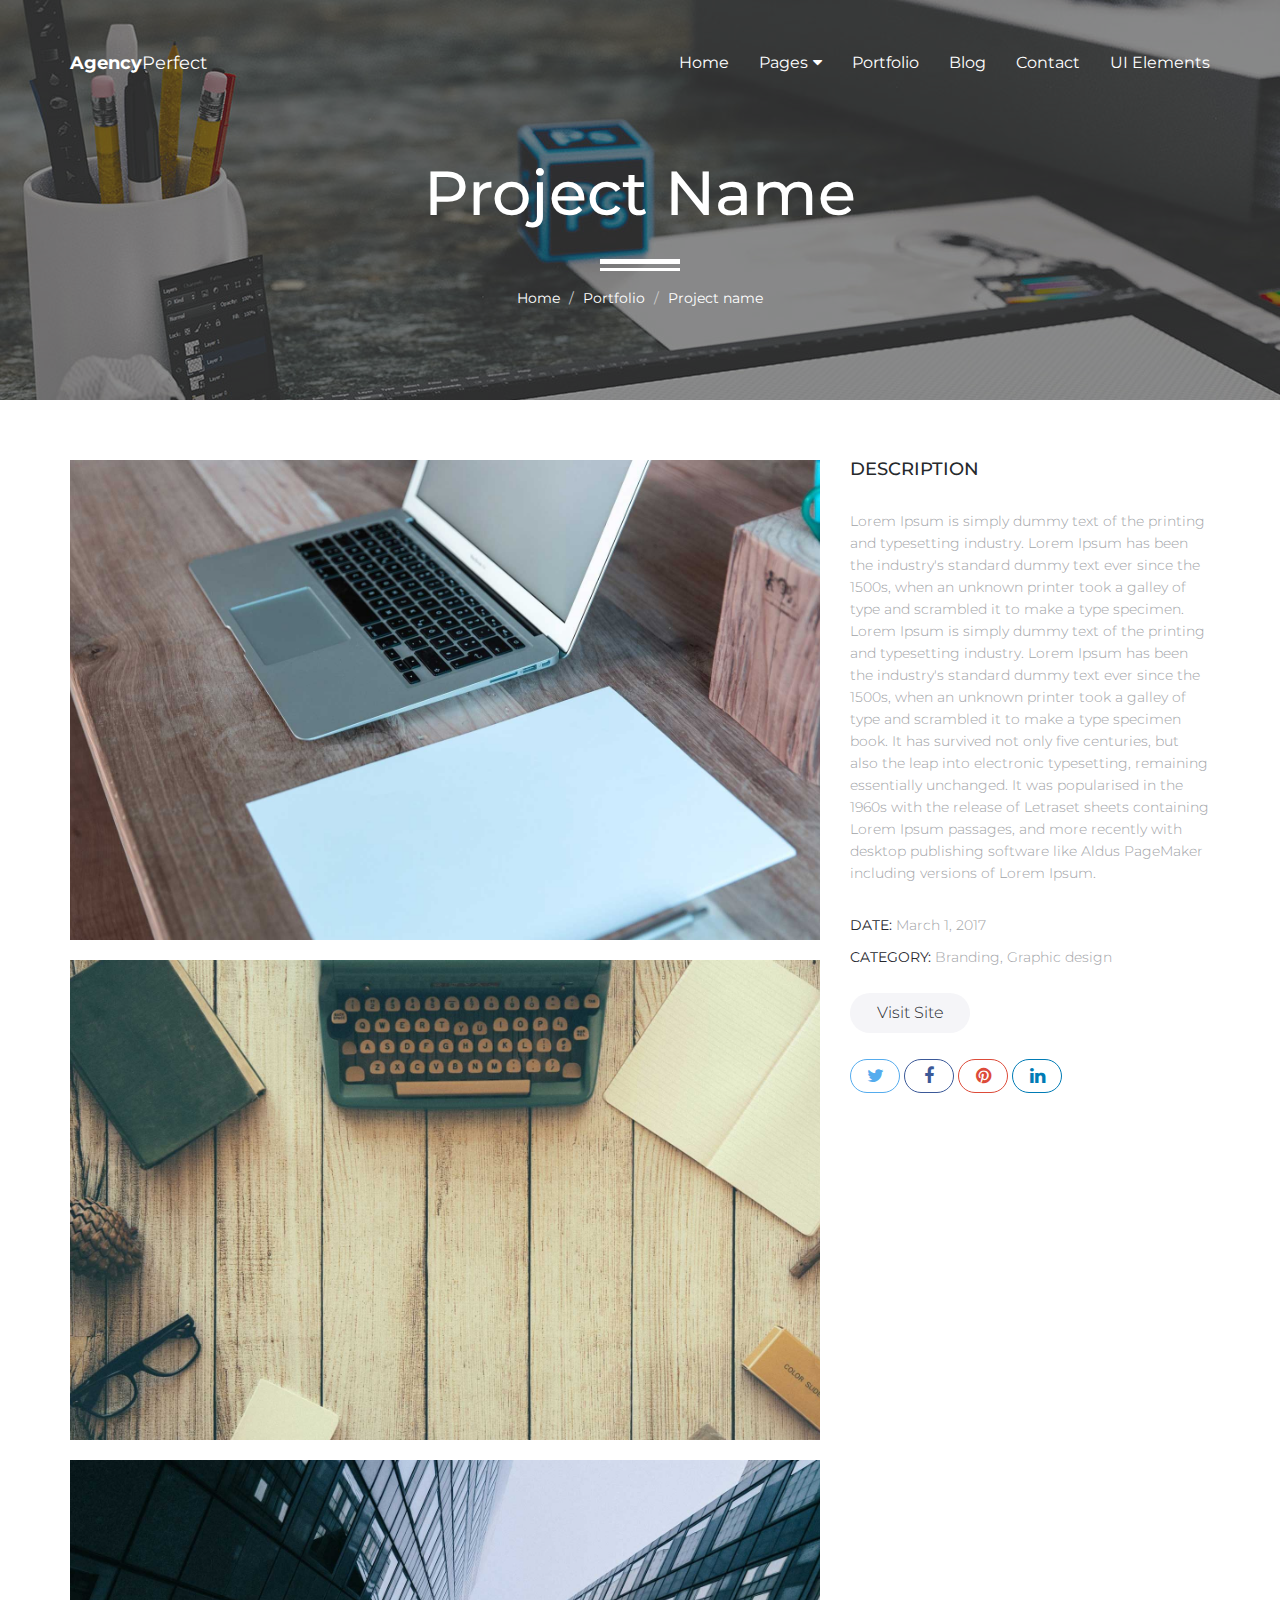
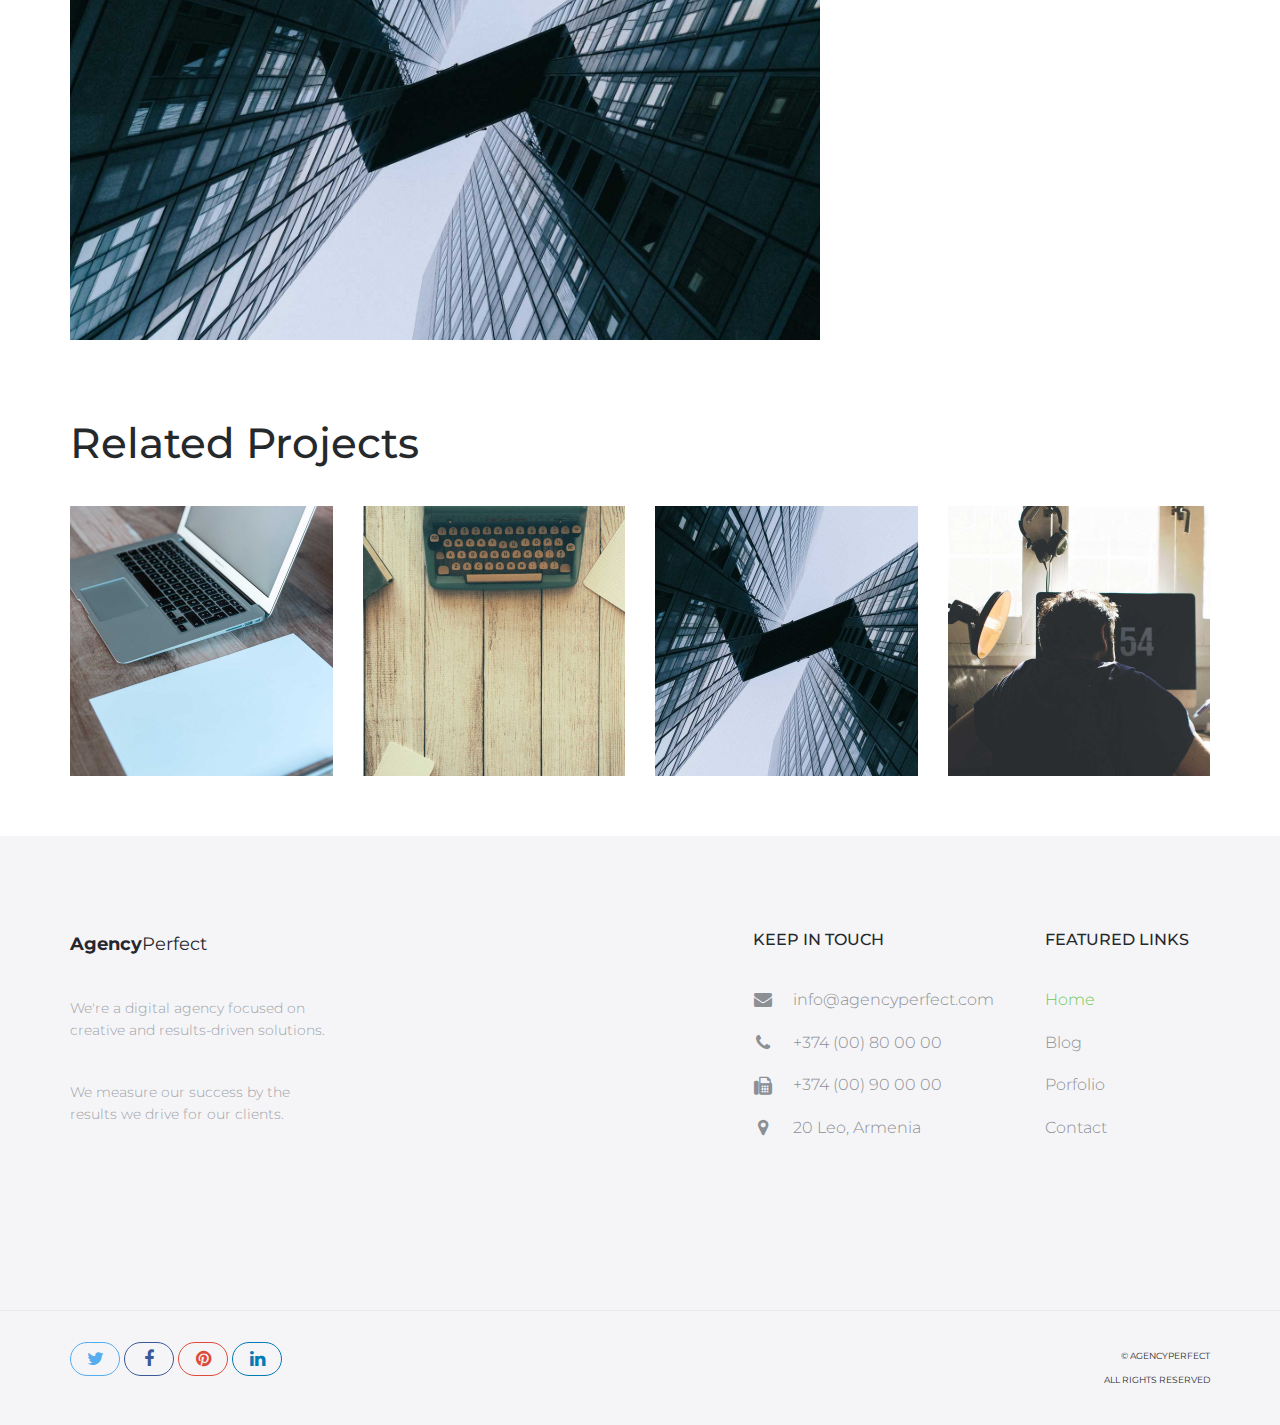
<file: portfolio-item.html>
<!DOCTYPE html>
<html lang="en">
<head>

    <!-- Basic Page Needs
    ================================================== -->
    <meta http-equiv="Content-Type" content="text/html; charset=utf-8">
    <meta http-equiv="X-UA-Compatible" content="IE=edge">

    <title>Portfolio | The Interesting Group</title>

    <meta name="description" content="">
    <meta name="author" content="">
    <meta name="keywords" content="">

    <!-- Mobile Specific Metas
    ================================================== -->
    <meta name="viewport" content="width=device-width, minimum-scale=1.0, maximum-scale=1.0">
    <meta name="apple-mobile-web-app-capable" content="yes">

    <!-- Fonts -->
    <link href="https://fonts.googleapis.com/css?family=Montserrat:300,300i,400,600,700" rel="stylesheet">
    <link rel="stylesheet" href="http://cdnjs.cloudflare.com/ajax/libs/font-awesome/4.4.0/css/font-awesome.min.css">

    <!-- Favicon
    ================================================== -->
    <link rel="apple-touch-icon" sizes="180x180" href="assets/img/apple-touch-icon.png">
    <link rel="icon" type="image/png" sizes="16x16" href="assets/img/favicon.png">

    <!-- Stylesheets
    ================================================== -->
    <!-- Bootstrap core CSS -->
    <link href="assets/css/bootstrap.min.css" rel="stylesheet">

    <!-- Custom styles for this template -->
    <link href="assets/css/style.css" rel="stylesheet">
    <link href="assets/css/responsive.css" rel="stylesheet">

    <!-- HTML5 shim and Respond.js IE8 support of HTML5 elements and media queries -->
    <!--[if lt IE 9]>
    <script src="https://oss.maxcdn.com/libs/html5shiv/3.7.0/html5shiv.js"></script>
    <script src="https://oss.maxcdn.com/libs/respond.js/1.4.2/respond.min.js"></script>
    <![endif]-->

</head>
<body>

    <header id="masthead" class="site-header site-header-white">
        <nav id="primary-navigation" class="site-navigation">
            <div class="container">

                <div class="navbar-header">
                   
                    <a href="index.html" class="site-title"><span>Agency</span>Perfect</a>

                </div><!-- /.navbar-header -->

                <div class="collapse navbar-collapse" id="agency-navbar-collapse">

                    <ul class="nav navbar-nav navbar-right">

                        <li><a href="index.html">Home</a></li>
                        <li class="dropdown"><a href="#" class="dropdown-toggle" data-toggle="dropdown">Pages<i class="fa fa-caret-down hidden-xs" aria-hidden="true"></i></a>

                            <ul class="dropdown-menu" role="menu" aria-labelledby="menu1">
                              <li><a href="portfolio.html">Portfolio</a></li>
                              <li><a href="blog.html">Blog</a></li>
                            </ul>

                        </li>
                        <li><a href="portfolio.html">Portfolio</a></li>
                        <li><a href="blog.html">Blog</a></li>
                        <li><a href="contact.html">Contact</a></li>
                        <li><a href="ui-elements.html">UI Elements</a></li>

                    </ul>

                </div>

            </div>   
        </nav><!-- /.site-navigation -->
    </header><!-- /#mastheaed -->

    <div id="hero" class="hero overlay subpage-hero portfolio-hero">
        <div class="hero-content">
            <div class="hero-text">
                <h1>Project Name</h1>
                <ol class="breadcrumb">
                  <li class="breadcrumb-item"><a href="index.html">Home</a></li>
                  <li class="breadcrumb-item"><a href="portfolio.html">Portfolio</a></li>
                  <li class="breadcrumb-item active">Project name</li>
                </ol>
            </div><!-- /.hero-text -->
        </div><!-- /.hero-content -->
    </div><!-- /.hero -->

    <main id="main" class="site-main">

        <section class="site-section subpage-site-section section-project">

            <div class="container">
                <div class="row">
                    <div class="col-md-8">
                        <div class="project-img">
                            <img src="assets/img/portfolio-1.jpg" class="img-res" alt="">
                        </div><!-- /.project-img -->
                        <div class="project-img">
                            <img src="assets/img/portfolio-2.jpg" class="img-res" alt="">
                        </div><!-- /.project-img -->
                        <div class="project-img">
                            <img src="assets/img/portfolio-3.jpg" class="img-res" alt="">
                        </div><!-- /.project-img -->

                    </div>
                    <aside class="col-md-4">
                        <div class="project-info">
                            <h5>Description</h5>

                            <p class="project-description">Lorem Ipsum is simply dummy text of the printing and typesetting industry. Lorem Ipsum has been the industry's standard dummy text ever since the 1500s, when an unknown printer took a galley of type and scrambled it to make a type specimen. Lorem Ipsum is simply dummy text of the printing and typesetting industry. Lorem Ipsum has been the industry's standard dummy text ever since the 1500s, when an unknown printer took a galley of type and scrambled it to make a type specimen book. It has survived not only five centuries, but also the leap into electronic typesetting, remaining essentially unchanged. It was popularised in the 1960s with the release of Letraset sheets containing Lorem Ipsum passages, and more recently with desktop publishing software like Aldus PageMaker including versions of Lorem Ipsum.</p>

                            <div class="project-date-category">
                                <p><span>Date:</span> March 1, 2017</p>
                                <p><span>Category:</span> Branding, Graphic design</p>
                            </div><!-- /.project-cat -->

                            <a href="#" class="btn btn-gray">Visit Site</a>

                            <div class="social-links">
                                <a class="twitter-bg" href="#"><i class="fa fa-twitter"></i></a>
                                <a class="facebook-bg" href="#"><i class="fa fa-facebook"></i></a>
                                <a class="pinterest" href="#"><i class="fa fa-pinterest"></i></a>
                                <a class="linkedin-bg" href="#"><i class="fa fa-linkedin"></i></a>
                            </div><!-- /.social-links -->
                            
                        </div><!-- /.project-description -->
                    </aside>
                </div>
            </div>
            
        </section><!-- /.section-project -->

        <section class="site-section subpage-site-section section-related-projects">
            <div class="container">
                <div class="text-left">
                    <h2>Related Projects</h2>
                </div>
                <div class="row">
                    <div class="col-lg-3 col-md-4 col-xs-6">
                        <div class="portfolio-item">
                            <img src="assets/img/portfolio-1.jpg" class="img-res" alt="">
                            <h4 class="portfolio-item-title">Portfolio item</h4>
                            <a href="portfolio-item.html"><i class="fa fa-arrow-right" aria-hidden="true"></i></a>
                        </div><!-- /.portfolio-item -->
                    </div>
                    <div class="col-lg-3 col-md-4 col-xs-6">
                        <div class="portfolio-item">
                            <img src="assets/img/portfolio-2.jpg" class="img-res" alt="">
                            <h4 class="portfolio-item-title">Portfolio item</h4>
                            <a href="portfolio-item.html"><i class="fa fa-arrow-right" aria-hidden="true"></i></a>
                        </div><!-- /.portfolio-item -->
                    </div>
                    <div class="col-lg-3 col-md-4 col-xs-6">
                        <div class="portfolio-item">
                            <img src="assets/img/portfolio-3.jpg" class="img-res" alt="">
                            <h4 class="portfolio-item-title">Portfolio item</h4>
                            <a href="portfolio-item.html"><i class="fa fa-arrow-right" aria-hidden="true"></i></a>
                        </div><!-- /.portfolio-item -->
                    </div>
                    <div class="col-lg-3 col-md-4 col-xs-6">
                        <div class="portfolio-item">
                            <img src="assets/img/portfolio-4.jpg" class="img-res" alt="">
                            <h4 class="portfolio-item-title">Portfolio item</h4>
                            <a href="portfolio-item.html"><i class="fa fa-arrow-right" aria-hidden="true"></i></a>
                        </div><!-- /.portfolio-item -->
                    </div>
                </div>
            </div>
        </section><!-- /.section-portfolio -->

    </main><!-- /#main -->

    <footer id="colophon" class="site-footer">
        <div class="container">
            <div class="row">
                <div class="col-md-3 col-sm-4 col-xs-6">
                    <a class="site-title"><span>Agency</span>Perfect</a>
                    <p>We're a digital agency focused on creative and results-driven solutions.</p>
                    <p>We measure our success by the results we drive for our clients.</p>
                </div>
                <div class="col-lg-offset-4 col-md-3 col-sm-4 col-md-offset-2 col-sm-offset-0 col-xs-6 ">
                    <h3>Keep in touch</h3>
                    <ul class="list-unstyled contact-links">
                        <li><i class="fa fa-envelope" aria-hidden="true"></i><a href="mailto:info@agencyperfect.com">info@agencyperfect.com</a></li>
                        <li><i class="fa fa-phone" aria-hidden="true"></i><a href="tel:+37400800000">+374 (00) 80 00 00 </a></li>
                        <li><i class="fa fa-fax" aria-hidden="true"></i><a href="+37400900000">+374 (00) 90 00 00</a></li>
                        <li><i class="fa fa-map-marker" aria-hidden="true"></i><p>20 Leo, Armenia</p></li>
                    </ul>
                </div>
                <div class="clearfix visible-xs"></div>
                <div class="col-lg-2 col-md-3 col-sm-4 col-xs-6">
                    <h3>Featured links</h3>
                    <ul class="list-unstyled">
                        <li class="active"><a href="index.html">Home</a></li>
                        <li><a href="blog.html">Blog</a></li>
                        <li><a href="portfolio.html">Porfolio</a></li>
                        <li><a href="contact.html">Contact</a></li>
                    </ul>
                </div>
            </div>
        </div>
        <div class="copyright">
            <div class="container">
                <div class="row">
                    <div class="col-xs-8">
                        <div class="social-links">
                            <a class="twitter-bg" href="#"><i class="fa fa-twitter"></i></a>
                            <a class="facebook-bg" href="#"><i class="fa fa-facebook"></i></a>
                            <a class="pinterest" href="#"><i class="fa fa-pinterest"></i></a>
                            <a class="linkedin-bg" href="#"><i class="fa fa-linkedin"></i></a>
                        </div><!-- /.social-links -->
                    </div>
                    <div class="col-xs-4">
                        <div class="text-right">
                            <p>&copy; AgencyPerfect</p>
                            <p>All Rights Reserved</p>
                        </div>
                    </div>
                </div>
            </div>
        </div><!-- /.copyright -->
    </footer><!-- /#footer -->



    <!-- Bootstrap core JavaScript
    ================================================== -->
    <!-- Placed at the end of the document so the pages load faster -->
    <script src="https://ajax.googleapis.com/ajax/libs/jquery/3.1.1/jquery.min.js"></script>
    <script src="assets/js/bootstrap.min.js"></script>
    <script src="assets/js/bootstrap-select.min.js"></script>
    <script src="assets/js/jquery.slicknav.min.js"></script>
    <script src="assets/js/jquery.countTo.min.js"></script>
    <script src="assets/js/jquery.shuffle.min.js"></script>
    <script src="assets/js/script.js"></script>
  
</body>
</html>
</file>
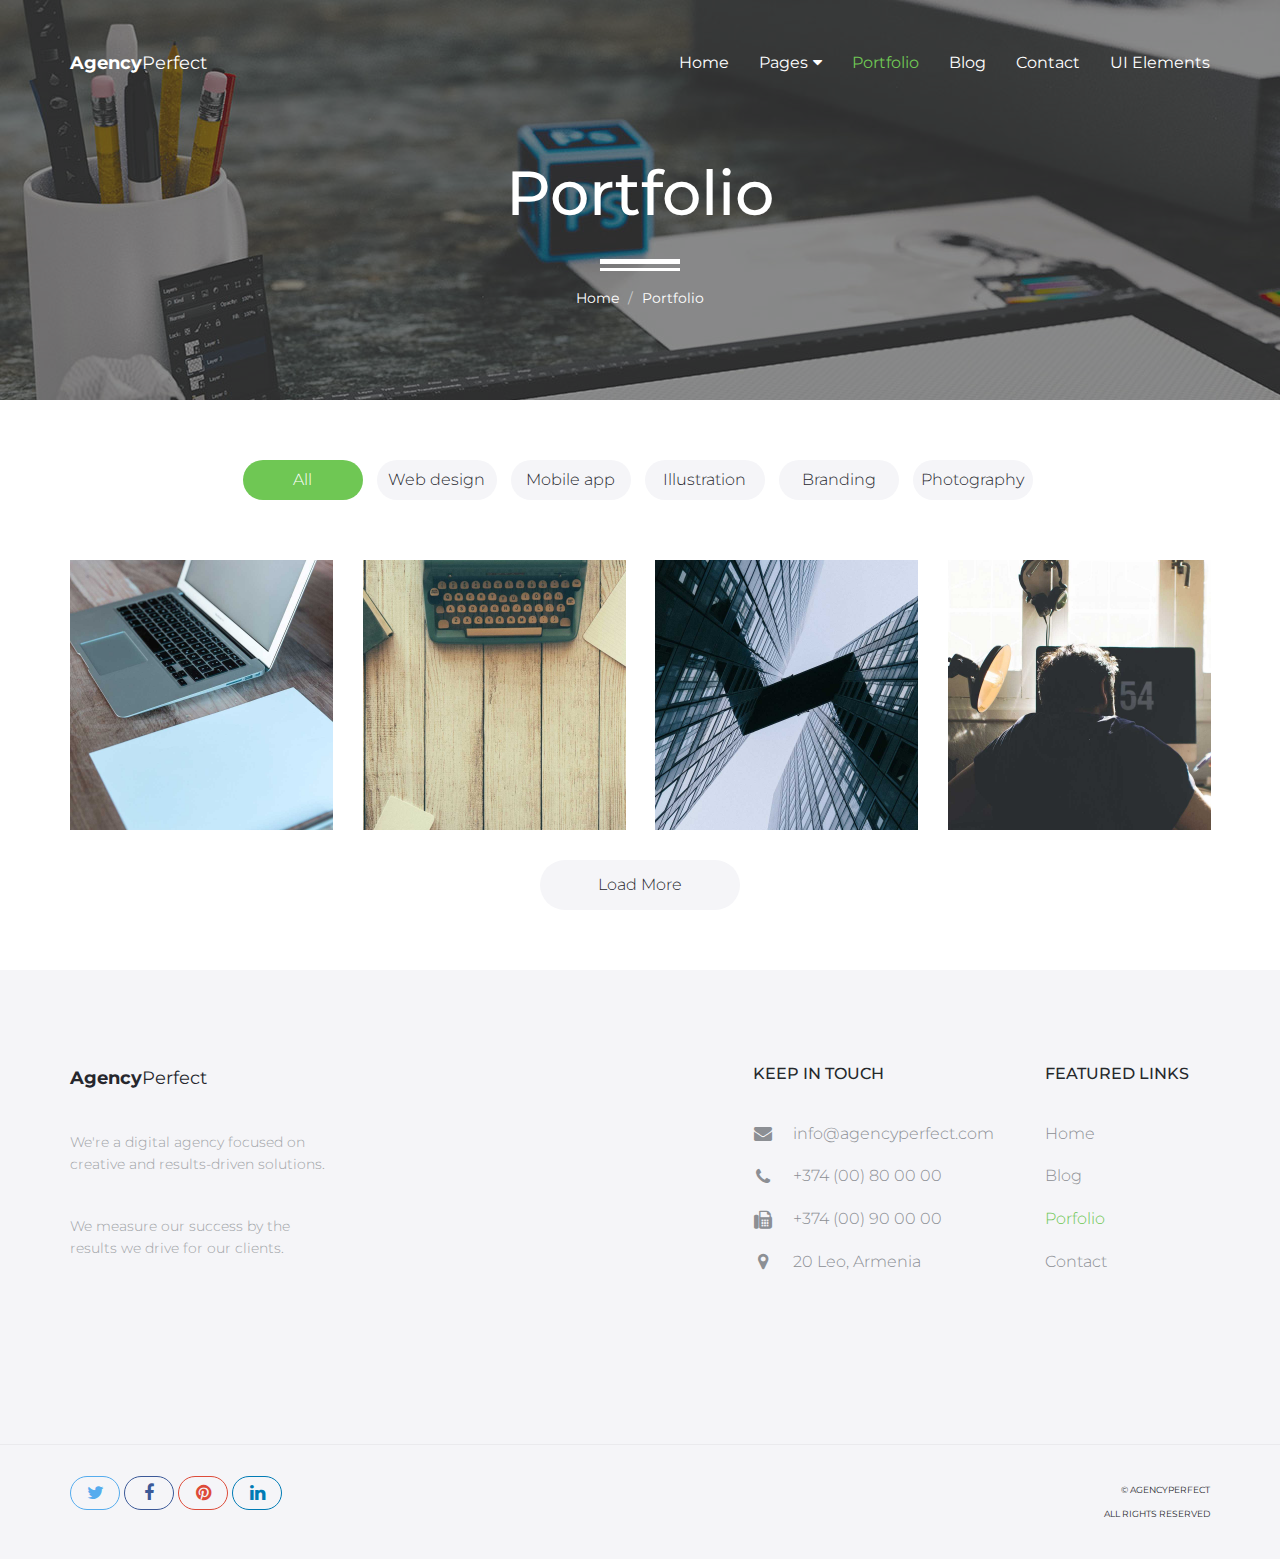
<file: portfolio.html>
<!DOCTYPE html>
<html lang="en">
<head>

    <!-- Basic Page Needs
    ================================================== -->
    <meta http-equiv="Content-Type" content="text/html; charset=utf-8">
    <meta http-equiv="X-UA-Compatible" content="IE=edge">

    <title>Portfolio | The Interesting Group</title>

    <meta name="description" content="">
    <meta name="author" content="">
    <meta name="keywords" content="">

    <!-- Mobile Specific Metas
    ================================================== -->
    <meta name="viewport" content="width=device-width, minimum-scale=1.0, maximum-scale=1.0">
    <meta name="apple-mobile-web-app-capable" content="yes">

    <!-- Fonts -->
    <link href="https://fonts.googleapis.com/css?family=Montserrat:300,300i,400,600,700" rel="stylesheet">
    <link rel="stylesheet" href="http://cdnjs.cloudflare.com/ajax/libs/font-awesome/4.4.0/css/font-awesome.min.css">

    <!-- Favicon
    ================================================== -->
    <link rel="apple-touch-icon" sizes="180x180" href="assets/img/apple-touch-icon.png">
    <link rel="icon" type="image/png" sizes="16x16" href="assets/img/favicon.png">

    <!-- Stylesheets
    ================================================== -->
    <!-- Bootstrap core CSS -->
    <link href="assets/css/bootstrap.min.css" rel="stylesheet">

    <!-- Custom styles for this template -->
    <link href="assets/css/style.css" rel="stylesheet">
    <link href="assets/css/responsive.css" rel="stylesheet">

    <!-- HTML5 shim and Respond.js IE8 support of HTML5 elements and media queries -->
    <!--[if lt IE 9]>
    <script src="https://oss.maxcdn.com/libs/html5shiv/3.7.0/html5shiv.js"></script>
    <script src="https://oss.maxcdn.com/libs/respond.js/1.4.2/respond.min.js"></script>
    <![endif]-->

</head>
<body>

    <header id="masthead" class="site-header site-header-white">
        <nav id="primary-navigation" class="site-navigation">
            <div class="container">

                <div class="navbar-header">
                   
                    <a href="index.html" class="site-title"><span>Agency</span>Perfect</a>

                </div><!-- /.navbar-header -->

                <div class="collapse navbar-collapse" id="agency-navbar-collapse">

                    <ul class="nav navbar-nav navbar-right">

                        <li><a href="index.html">Home</a></li>
                        <li class="dropdown"><a href="#" class="dropdown-toggle" data-toggle="dropdown">Pages<i class="fa fa-caret-down hidden-xs" aria-hidden="true"></i></a>

                            <ul class="dropdown-menu" role="menu" aria-labelledby="menu1">
                              <li><a href="portfolio.html">Portfolio</a></li>
                              <li><a href="blog.html">Blog</a></li>
                            </ul>

                        </li>
                        <li class="active"><a href="portfolio.html">Portfolio</a></li>
                        <li><a href="blog.html">Blog</a></li>
                        <li><a href="contact.html">Contact</a></li>
                        <li><a href="ui-elements.html">UI Elements</a></li>
                        
                    </ul>

                </div>

            </div>   
        </nav><!-- /.site-navigation -->
    </header><!-- /#mastheaed -->

    <div id="hero" class="hero overlay subpage-hero portfolio-hero">
        <div class="hero-content">
            <div class="hero-text">
                <h1>Portfolio</h1>
                <ol class="breadcrumb">
                  <li class="breadcrumb-item"><a href="#">Home</a></li>
                  <li class="breadcrumb-item active">Portfolio</li>
                </ol>
            </div><!-- /.hero-text -->
        </div><!-- /.hero-content -->
    </div><!-- /.hero -->

    <main id="main" class="site-main">

        <section class="site-section subpage-site-section section-portfolio">
            <div class="container">

                <ul class="portfolio-sorting list-inline text-center">
                    <li><a href="#" class="btn btn-gray active" data-group="all">All</a></li>
                    <li><a href="#" class="btn btn-gray" data-group="webdesign">Web design</a></li>
                    <li><a href="#" class="btn btn-gray" data-group="mobileapp">Mobile app</a></li>
                    <li><a href="#" class="btn btn-gray" data-group="illustration">Illustration</a></li>
                    <li><a href="#" class="btn btn-gray" data-group="branding">Branding</a></li>
                    <li><a href="#" class="btn btn-gray" data-group="photography">Photography</a></li>
                </ul><!-- /.portfolio-sorting  -->

                <div id="grid" class="row">
                    <div class="col-lg-3 col-md-4 col-xs-6" data-groups='["webdesign"]'>
                        <div class="portfolio-item">
                            <img src="assets/img/portfolio-1.jpg" class="img-res" alt="">
                            <h4 class="portfolio-item-title">Portfolio item</h4>
                            <a href="portfolio-item.html"><i class="fa fa-arrow-right" aria-hidden="true"></i></a>
                        </div><!-- /.portfolio-item -->
                    </div>
                    <div class="col-lg-3 col-md-4 col-xs-6" data-groups='["mobileapp"]'>
                        <div class="portfolio-item">
                            <img src="assets/img/portfolio-2.jpg" class="img-res" alt="">
                            <h4 class="portfolio-item-title">Portfolio item</h4>
                            <a href="portfolio-item.html"><i class="fa fa-arrow-right" aria-hidden="true"></i></a>
                        </div><!-- /.portfolio-item -->
                    </div>
                    <div class="col-lg-3 col-md-4 col-xs-6" data-groups='["illustration"]'>
                        <div class="portfolio-item">
                            <img src="assets/img/portfolio-3.jpg" class="img-res" alt="">
                            <h4 class="portfolio-item-title">Portfolio item</h4>
                            <a href="portfolio-item.html"><i class="fa fa-arrow-right" aria-hidden="true"></i></a>
                        </div><!-- /.portfolio-item -->
                    </div>
                    <div class="col-lg-3 col-md-4 col-xs-6" data-groups='["branding"]'>
                        <div class="portfolio-item">
                            <img src="assets/img/portfolio-4.jpg" class="img-res" alt="">
                            <h4 class="portfolio-item-title">Portfolio item</h4>
                            <a href="portfolio-item.html"><i class="fa fa-arrow-right" aria-hidden="true"></i></a>
                        </div><!-- /.portfolio-item -->
                    </div>
                    <div class="col-lg-3 col-md-4 col-xs-6" data-groups='["photography"]'>
                        <div class="portfolio-item">
                            <img src="assets/img/portfolio-5.jpg" class="img-res" alt="">
                            <h4 class="portfolio-item-title">Portfolio item</h4>
                            <a href="portfolio-item.html"><i class="fa fa-arrow-right" aria-hidden="true"></i></a>
                        </div><!-- /.portfolio-item -->
                    </div>
                    <div class="col-lg-3 col-md-4 col-xs-6" data-groups='["illustration"]'>
                        <div class="portfolio-item">
                            <img src="assets/img/portfolio-6.jpg" class="img-res" alt="">
                            <h4 class="portfolio-item-title">Portfolio item</h4>
                            <a href="portfolio-item.html"><i class="fa fa-arrow-right" aria-hidden="true"></i></a>
                        </div><!-- /.portfolio-item -->
                    </div>
                    <div class="col-lg-3 col-md-4 col-xs-6" data-groups='["mobileapp"]'>
                        <div class="portfolio-item">
                            <img src="assets/img/portfolio-7.jpg" class="img-res" alt="">
                            <h4 class="portfolio-item-title">Portfolio item</h4>
                            <a href="portfolio-item.html"><i class="fa fa-arrow-right" aria-hidden="true"></i></a>
                        </div><!-- /.portfolio-item -->
                    </div>
                    <div class="col-lg-3 col-md-4 col-xs-6" data-groups='["uiux"]'>
                        <div class="portfolio-item">
                            <img src="assets/img/portfolio-8.jpg" class="img-res" alt="">
                            <h4 class="portfolio-item-title">Portfolio item</h4>
                            <a href="portfolio-item.html"><i class="fa fa-arrow-right" aria-hidden="true"></i></a>
                        </div><!-- /.portfolio-item -->
                    </div>
                    <div class="col-lg-3 col-md-4 col-xs-6" data-groups='["mobileapp"]'>
                        <div class="portfolio-item">
                            <img src="assets/img/portfolio-9.jpg" class="img-res" alt="">
                            <h4 class="portfolio-item-title">Portfolio item</h4>
                            <a href="portfolio-item.html"><i class="fa fa-arrow-right" aria-hidden="true"></i></a>
                        </div><!-- /.portfolio-item -->
                    </div>
                    <div class="col-lg-3 col-md-4 col-xs-6" data-groups='["photography"]'>
                        <div class="portfolio-item">
                            <img src="assets/img/portfolio-10.jpg" class="img-res" alt="">
                            <h4 class="portfolio-item-title">Portfolio item</h4>
                            <a href="portfolio-item.html"><i class="fa fa-arrow-right" aria-hidden="true"></i></a>
                        </div><!-- /.portfolio-item -->
                    </div>
                    <div class="col-lg-3 col-md-4 col-xs-6" data-groups='["branding"]'>
                        <div class="portfolio-item">
                            <img src="assets/img/portfolio-11.jpg" class="img-res" alt="">
                            <h4 class="portfolio-item-title">Portfolio item</h4>
                            <a href="portfolio-item.html"><i class="fa fa-arrow-right" aria-hidden="true"></i></a>
                        </div><!-- /.portfolio-item -->
                    </div>
                    <div class="col-lg-3 col-md-4 col-xs-6" data-groups='["webdesign"]'>
                        <div class="portfolio-item">
                            <img src="assets/img/portfolio-12.jpg" class="img-res" alt="">
                            <h4 class="portfolio-item-title">Portfolio item</h4>
                            <a href="portfolio-item.html"><i class="fa fa-arrow-right" aria-hidden="true"></i></a>
                        </div><!-- /.portfolio-item -->
                    </div>
                </div>
                <div class="text-center">
                    <a class="btn btn-gray" href="#" id="loadMore">Load More</a>
                </div>

            </div>
        </section><!-- /.section-portfolio -->

    </main><!-- /#main -->

    <footer id="colophon" class="site-footer">
        <div class="container">
            <div class="row">
                <div class="col-md-3 col-sm-4 col-xs-6">
                    <a class="site-title"><span>Agency</span>Perfect</a>
                    <p>We're a digital agency focused on creative and results-driven solutions.</p>
                    <p>We measure our success by the results we drive for our clients.</p>
                </div>
                <div class="col-lg-offset-4 col-md-3 col-sm-4 col-md-offset-2 col-sm-offset-0 col-xs-6 ">
                    <h3>Keep in touch</h3>
                    <ul class="list-unstyled contact-links">
                        <li><i class="fa fa-envelope" aria-hidden="true"></i><a href="mailto:info@agencyperfect.com">info@agencyperfect.com</a></li>
                        <li><i class="fa fa-phone" aria-hidden="true"></i><a href="tel:+37400800000">+374 (00) 80 00 00 </a></li>
                        <li><i class="fa fa-fax" aria-hidden="true"></i><a href="+37400900000">+374 (00) 90 00 00</a></li>
                        <li><i class="fa fa-map-marker" aria-hidden="true"></i><p>20 Leo, Armenia</p></li>
                    </ul>
                </div>
                <div class="clearfix visible-xs"></div>
                <div class="col-lg-2 col-md-3 col-sm-4 col-xs-6">
                    <h3>Featured links</h3>
                    <ul class="list-unstyled">
                        <li><a href="index.html">Home</a></li>
                        <li><a href="blog.html">Blog</a></li>
                        <li class="active"><a href="portfolio.html">Porfolio</a></li>
                        <li><a href="contact.html">Contact</a></li>
                    </ul>
                </div>
            </div>
        </div>
        <div class="copyright">
            <div class="container">
                <div class="row">
                    <div class="col-xs-8">
                        <div class="social-links">
                            <a class="twitter-bg" href="#"><i class="fa fa-twitter"></i></a>
                            <a class="facebook-bg" href="#"><i class="fa fa-facebook"></i></a>
                            <a class="pinterest" href="#"><i class="fa fa-pinterest"></i></a>
                            <a class="linkedin-bg" href="#"><i class="fa fa-linkedin"></i></a>
                        </div><!-- /.social-links -->
                    </div>
                    <div class="col-xs-4">
                        <div class="text-right">
                            <p>&copy; AgencyPerfect</p>
                            <p>All Rights Reserved</p>
                        </div>
                    </div>
                </div>
            </div>
        </div><!-- /.copyright -->
    </footer><!-- /#footer -->



    <!-- Bootstrap core JavaScript
    ================================================== -->
    <!-- Placed at the end of the document so the pages load faster -->
    <script src="https://ajax.googleapis.com/ajax/libs/jquery/3.1.1/jquery.min.js"></script>
    <script src="assets/js/bootstrap.min.js"></script>
    <script src="assets/js/bootstrap-select.min.js"></script>
    <script src="assets/js/jquery.slicknav.min.js"></script>
    <script src="assets/js/jquery.countTo.min.js"></script>
    <script src="assets/js/jquery.shuffle.min.js"></script>
    <script src="assets/js/script.js"></script>
  
</body>
</html>
</file>
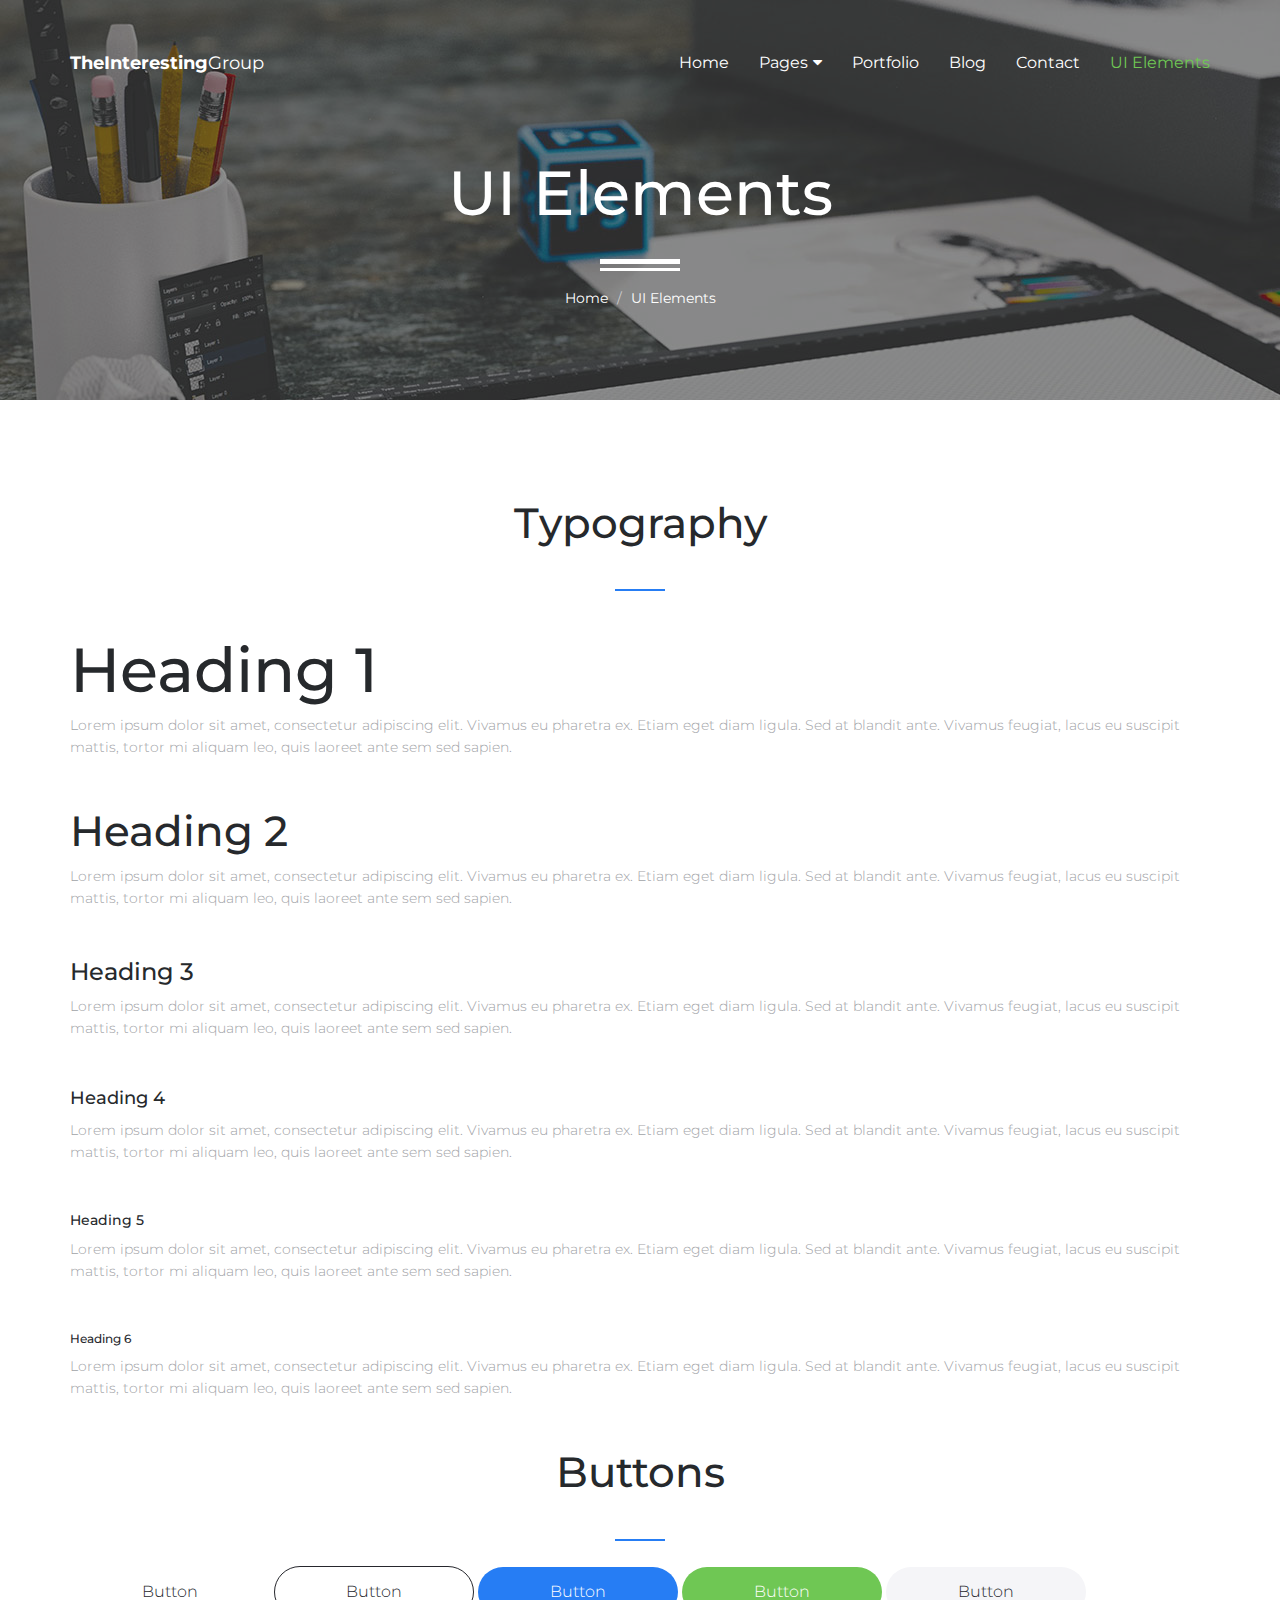
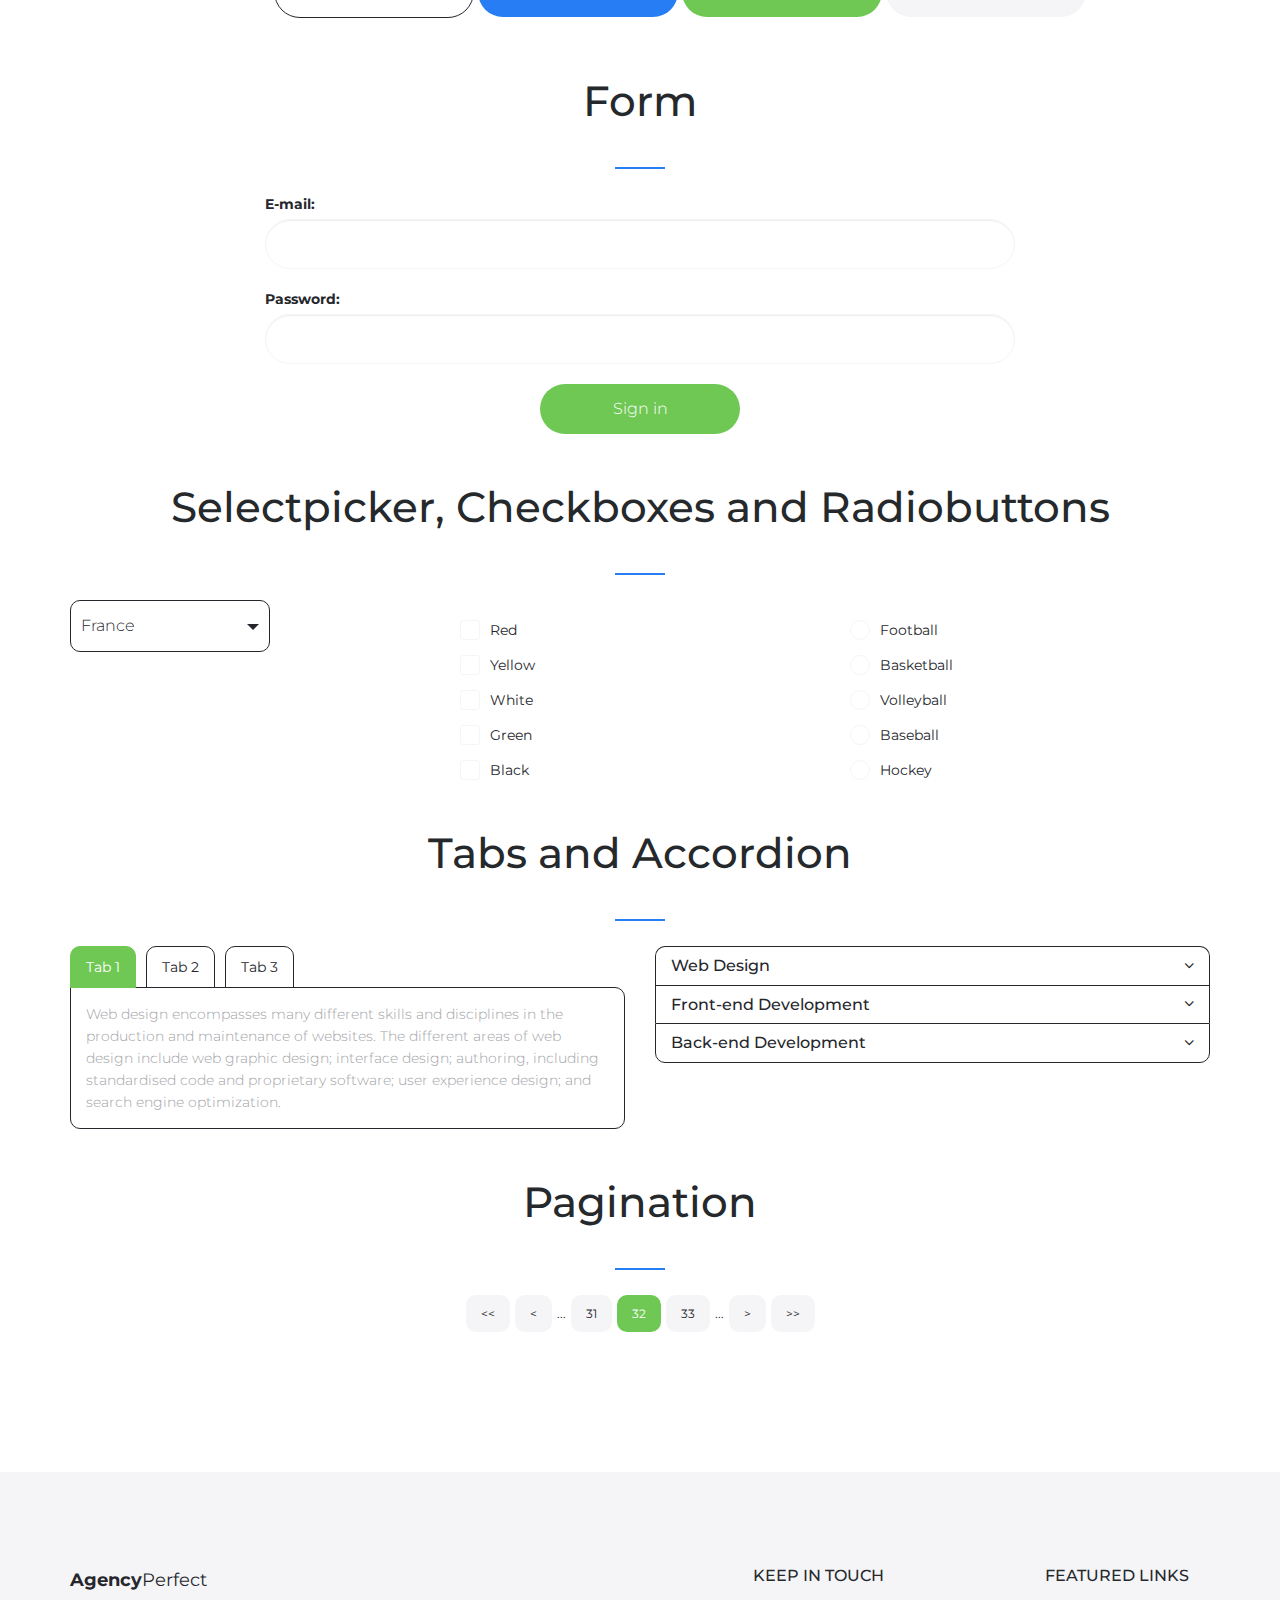
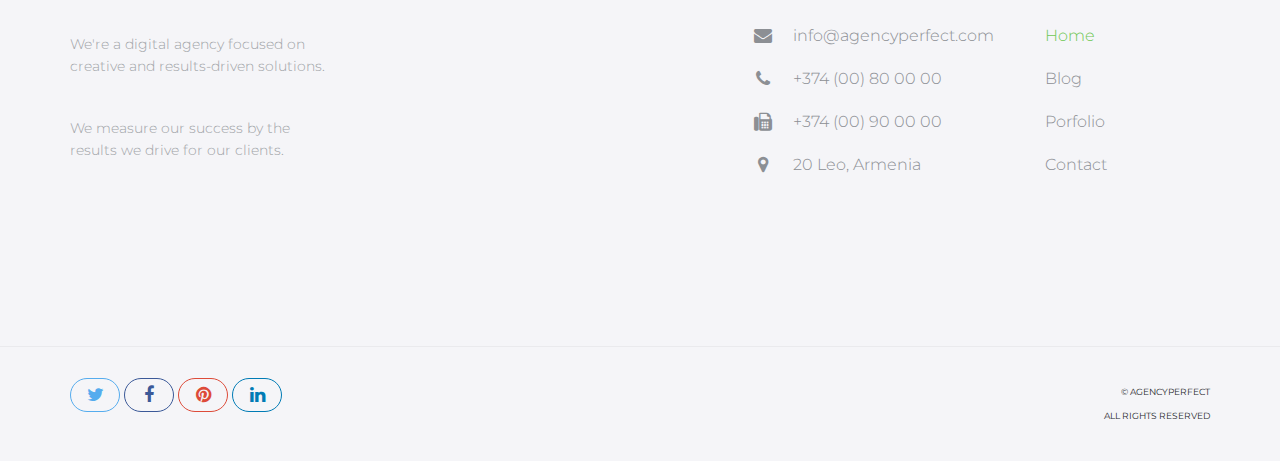
<file: ui-elements.html>
<!DOCTYPE html>
<html lang="en">
<head>

    <!-- Basic Page Needs
    ================================================== -->
    <meta http-equiv="Content-Type" content="text/html; charset=utf-8">
    <meta http-equiv="X-UA-Compatible" content="IE=edge">

    <title>UI Elements | The Interesting Group</title>

    <meta name="description" content="">
    <meta name="author" content="">
    <meta name="keywords" content="">

    <!-- Mobile Specific Metas
    ================================================== -->
    <meta name="viewport" content="width=device-width, minimum-scale=1.0, maximum-scale=1.0">
    <meta name="apple-mobile-web-app-capable" content="yes">

    <!-- Fonts -->
    <link href="https://fonts.googleapis.com/css?family=Montserrat:300,300i,400,600,700" rel="stylesheet">
    <link rel="stylesheet" href="http://cdnjs.cloudflare.com/ajax/libs/font-awesome/4.4.0/css/font-awesome.min.css">

    <!-- Favicon
    ================================================== -->
    <link rel="apple-touch-icon" sizes="180x180" href="assets/img/apple-touch-icon.png">
    <link rel="icon" type="image/png" sizes="16x16" href="assets/img/favicon.png">

    <!-- Stylesheets
    ================================================== -->
    <!-- Bootstrap core CSS -->
    <link href="assets/css/bootstrap.min.css" rel="stylesheet">

    <!-- Custom styles for this template -->
    <link href="assets/css/style.css" rel="stylesheet">
    <link href="assets/css/responsive.css" rel="stylesheet">

    <!-- HTML5 shim and Respond.js IE8 support of HTML5 elements and media queries -->
    <!--[if lt IE 9]>
    <script src="https://oss.maxcdn.com/libs/html5shiv/3.7.0/html5shiv.js"></script>
    <script src="https://oss.maxcdn.com/libs/respond.js/1.4.2/respond.min.js"></script>
    <![endif]-->

</head>
<body>

    <header id="masthead" class="site-header site-header-white">
        <nav id="primary-navigation" class="site-navigation">
            <div class="container">

                <div class="navbar-header">
                   
                    <a href="index.html" class="site-title"><span>TheInteresting</span>Group</a>

                </div><!-- /.navbar-header -->

                <div class="collapse navbar-collapse" id="agency-navbar-collapse">

                    <ul class="nav navbar-nav navbar-right">

                        <li><a href="index.html">Home</a></li>
                        <li class="dropdown"><a href="#" class="dropdown-toggle" data-toggle="dropdown">Pages<i class="fa fa-caret-down hidden-xs" aria-hidden="true"></i></a>

                            <ul class="dropdown-menu" role="menu" aria-labelledby="menu1">
                              <li><a href="portfolio.html">Portfolio</a></li>
                              <li><a href="blog.html">Blog</a></li>
                            </ul>

                        </li>
                        <li><a href="portfolio.html">Portfolio</a></li>
                        <li><a href="blog.html">Blog</a></li>
                        <li><a href="contact.html">Contact</a></li>
                        <li class="active"><a href="ui-elements.html">UI Elements</a></li>

                    </ul>

                </div>

            </div>   
        </nav><!-- /.site-navigation -->
    </header><!-- /#mastheaed -->

    <div id="hero" class="hero overlay subpage-hero portfolio-hero">
        <div class="hero-content">
            <div class="hero-text">
                <h1>UI Elements</h1>
                <ol class="breadcrumb">
                  <li class="breadcrumb-item"><a href="#">Home</a></li>
                  <li class="breadcrumb-item active">UI Elements</li>
                </ol>
            </div><!-- /.hero-text -->
        </div><!-- /.hero-content -->
    </div><!-- /.hero -->

    <main id="main" class="site-main">

        <section class="site-section section-ui-elements">
            <div class="container">

                <div class="typography">

                        <h2 class="text-center heading-separator">Typography</h2>

                        <h1>Heading 1</h1>
                        <p>Lorem ipsum dolor sit amet, consectetur adipiscing elit. Vivamus eu pharetra ex. Etiam eget diam ligula. Sed at blandit ante. Vivamus feugiat, lacus eu suscipit mattis, tortor mi aliquam leo, quis laoreet ante sem sed sapien.</p>

                        <h2 class="mt-50">Heading 2</h2>
                        <p>Lorem ipsum dolor sit amet, consectetur adipiscing elit. Vivamus eu pharetra ex. Etiam eget diam ligula. Sed at blandit ante. Vivamus feugiat, lacus eu suscipit mattis, tortor mi aliquam leo, quis laoreet ante sem sed sapien.</p>

                        <h3 class="mt-50">Heading 3</h3>
                        <p>Lorem ipsum dolor sit amet, consectetur adipiscing elit. Vivamus eu pharetra ex. Etiam eget diam ligula. Sed at blandit ante. Vivamus feugiat, lacus eu suscipit mattis, tortor mi aliquam leo, quis laoreet ante sem sed sapien.</p>

                        <h4 class="mt-50">Heading 4</h4>
                        <p>Lorem ipsum dolor sit amet, consectetur adipiscing elit. Vivamus eu pharetra ex. Etiam eget diam ligula. Sed at blandit ante. Vivamus feugiat, lacus eu suscipit mattis, tortor mi aliquam leo, quis laoreet ante sem sed sapien.</p>

                        <h5 class="mt-50">Heading 5</h5>
                        <p>Lorem ipsum dolor sit amet, consectetur adipiscing elit. Vivamus eu pharetra ex. Etiam eget diam ligula. Sed at blandit ante. Vivamus feugiat, lacus eu suscipit mattis, tortor mi aliquam leo, quis laoreet ante sem sed sapien.</p>

                        <h6 class="mt-50">Heading 6</h6>
                        <p>Lorem ipsum dolor sit amet, consectetur adipiscing elit. Vivamus eu pharetra ex. Etiam eget diam ligula. Sed at blandit ante. Vivamus feugiat, lacus eu suscipit mattis, tortor mi aliquam leo, quis laoreet ante sem sed sapien.</p>

                </div><!-- /.typography -->

                <div class="buttons mt-50">
                    <h2 class="text-center heading-separator">Buttons</h2>
                    <div class="row">
                        <div class="col-sm-12">
                            <a href="#" class="btn mb-10">Button</a>
                            <a href="#" class="btn btn-border mb-10">Button</a>
                            <a href="#" class="btn btn-fill mb-10">Button</a>
                            <a href="#" class="btn btn-green mb-10">Button</a>
                            <a href="#" class="btn btn-gray mb-10">Button</a>
                        </div>
                    </div>
                </div><!-- /.buttons -->

                <div class="row mt-50">
                    <div class="col-md-8 col-md-offset-2">
                        <h2 class="text-center heading-separator">Form</h2>
                        <form>
                            <div class="row">
                                <div class="col-sm-12">
                                    <div class="form-group">
                                      <label for="email">E-mail:</label>
                                      <input type="email" class="form-control" id="email">
                                    </div>
                                </div>
                                <div class="col-sm-12 mt-20">
                                    <div class="form-group">
                                      <label for="name">Password:</label>
                                      <input type="password" class="form-control" id="password">
                                    </div>
                                </div>
                            </div>
                            <div class="text-center mt-20">
                                <button class="btn btn-green">Sign in</button>
                            </div>
                        </form>
                    </div>
                </div><!-- /.form -->

                <div class="selectpicker-checkboxes-radiobtn mt-50">
                    <h2 class="text-center heading-separator">Selectpicker, Checkboxes and Radiobuttons</h2>
                    <div class="row">
                        
                        <div class="col-sm-4">
                            <select class="selectpicker">
                                <option>France</option>
                                <option>Spain</option>
                                <option>Italy</option>
                            </select>
                        </div>

                        <div class="col-sm-4 mt-20">
                            <div class="checkbox">
                                <input type="checkbox" id="checkbox1">
                                <label for="checkbox1">Red</label>
                            </div>
                            <div class="checkbox">
                                <input type="checkbox" id="checkbox2">
                                <label for="checkbox2">Yellow</label>
                            </div>
                            <div class="checkbox">
                                <input type="checkbox" id="checkbox3">
                                <label for="checkbox3">White</label>
                            </div>
                            <div class="checkbox">
                                <input type="checkbox" id="checkbox4">
                                <label for="checkbox4">Green</label>
                            </div>
                            <div class="checkbox">
                                <input type="checkbox" id="checkbox5">
                                <label for="checkbox5">Black</label>
                            </div>
                        </div>

                        <div class="col-sm-4 mt-20">
                            <div class="radio-btn">
                                <input type="radio" name="radio-btn" id="radio-btn1">
                                <label for="radio-btn1">Football</label>
                            </div>
                            <div class="radio-btn">
                                <input type="radio" name="radio-btn" id="radio-btn2">
                                <label for="radio-btn2">Basketball</label>
                            </div>
                            <div class="radio-btn">
                                <input type="radio" name="radio-btn" id="radio-btn3">
                                <label for="radio-btn3">Volleyball</label>
                            </div>
                            <div class="radio-btn">
                                <input type="radio" name="radio-btn" id="radio-btn4">
                                <label for="radio-btn4">Baseball</label>
                            </div>
                            <div class="radio-btn">
                                <input type="radio" name="radio-btn" id="radio-btn5">
                                <label for="radio-btn5">Hockey</label>
                            </div>
                        </div>
                    </div>
                </div><!-- /.selectpicker-checkboxes-radiobtn -->


                <div class="ui-tabs-accordion mt-50">
                    <h2 class="text-center heading-separator">Tabs and Accordion</h2>
                    <div class="row">   

                        <div class="col-md-6">

                            <ul class="nav nav-tabs tab-style" role="tablist">
                                <li class="active"><a aria-expanded="true" href="#htab1" role="tab" data-toggle="tab">Tab 1</a></li>
                                <li class=""><a aria-expanded="false" href="#htab2" role="tab" data-toggle="tab">Tab 2</a></li>
                                <li class=""><a aria-expanded="false" href="#htab3" role="tab" data-toggle="tab">Tab 3</a></li>
                            </ul><!-- /.nav-tabs -->

                            <div class="tab-content">
                                <div class="tab-pane fade active in" id="htab1">
                                    <p>Web design encompasses many different skills and disciplines in the production and maintenance of websites. The different areas of web design include web graphic design; interface design; authoring, including standardised code and proprietary software; user experience design; and search engine optimization.</p>
                                </div><!-- /.tab-pane  -->
                                <div class="tab-pane fade" id="htab2">
                                    <p>Front-end web development, also known as client-side development is the practice of producing HTML, CSS and JavaScript for a website or Web Application so that a user can see and interact with them directly.</p>
                                </div><!-- /.tab-pane -->
                                <div class="tab-pane fade" id="htab3">
                                    <p>A rule of thumb is that the front (or "client") side is any component manipulated by the user. The server-side (or "back end") code usually resides on the server, often far removed physically from the user.</p>
                                </div><!-- /.tab-pane  -->
                            </div><!-- /.tab-content -->

                        </div>

                        <div class="col-md-6">

                            <div class="panel-group accordion mb-50" id="accordion">
                                <div class="panel">
                                    <div class="panel-heading">
                                        <h4 class="panel-title">
                                            <a class="collapsed" aria-expanded="false" data-toggle="collapse" data-parent="#accordion" href="#collapseOne">
                                                Web Design
                                            </a>
                                        </h4><!-- /.panel-title -->
                                    </div><!-- /.panel-heading -->
                                    <div aria-expanded="false" id="collapseOne" class="panel-collapse collapse">
                                        <div class="panel-body">
                                            <p>Web design encompasses many different skills and disciplines in the production and maintenance of websites. The different areas of web design include web graphic design; interface design; authoring, including standardised code and proprietary software; user experience design; and search engine optimization.</p>
                                        </div><!-- /.panel-body -->
                                    </div><!-- /.panel-collapse -->
                                </div><!-- /.panel -->
                                <div class="panel">
                                    <div class="panel-heading">
                                        <h4 class="panel-title">
                                            <a aria-expanded="false" data-toggle="collapse" data-parent="#accordion" href="#collapseTwo" class="collapsed">
                                                Front-end Development
                                            </a>
                                        </h4><!-- /.panel-title -->
                                    </div><!-- /.panel-heading -->
                                    <div aria-expanded="false" id="collapseTwo" class="panel-collapse collapse">
                                        <div class="panel-body">
                                            <p>Front-end web development, also known as client-side development is the practice of producing HTML, CSS and JavaScript for a website or Web Application so that a user can see and interact with them directly.</p>
                                        </div><!-- /.panel-body -->
                                    </div><!-- /.panel-collapse -->
                                </div><!-- /.panel -->
                                <div class="panel">
                                    <div class="panel-heading">
                                        <h4 class="panel-title">
                                            <a aria-expanded="false" data-toggle="collapse" data-parent="#accordion" href="#collapseThree" class="collapsed">
                                                Back-end Development
                                            </a>
                                        </h4><!-- /.panel-title -->
                                    </div><!-- /.panel-heading -->
                                    <div aria-expanded="false" id="collapseThree" class="panel-collapse collapse">
                                        <div class="panel-body">
                                            <p>A rule of thumb is that the front (or "client") side is any component manipulated by the user. The server-side (or "back end") code usually resides on the server, often far removed physically from the user.</p>
                                        </div><!-- /.panel-body -->
                                    </div><!-- /.panel-collapse -->
                                </div><!-- /.panel -->
                            </div><!-- /.panel-group -->

                        </div>

                    </div>
                </div>

                <div class="ui-pagination mt-50">
                    <h2 class="text-center heading-separator">Pagination</h2>
                    <div class="row">
                        <div class="col-md-12 text-center">
                            <ul class="pagination">
                                <li><a href="#">&lt;&lt;</a></li>
                                <li><a href="#">&lt;</a></li>
                                <li class="more"><a href="#">...</a></li>
                                <li><a href="#">31</a></li>
                                <li class="active"><a href="#">32</a></li>
                                <li><a href="#">33</a></li>
                                <li class="more"><a href="#">...</a></li>
                                <li><a href="#">&gt;</a></li>
                                <li><a href="#">&gt;&gt;</a></li>
                            </ul><!-- /.pagination -->               
                        </div>
                    </div>
                </div><!-- /.ui-pagination -->

            </div>
        </section><!-- /.section-ui-elements -->

    </main><!-- /#main -->

    <footer id="colophon" class="site-footer">
        <div class="container">
            <div class="row">
                <div class="col-md-3 col-sm-4 col-xs-6">
                    <a class="site-title"><span>Agency</span>Perfect</a>
                    <p>We're a digital agency focused on creative and results-driven solutions.</p>
                    <p>We measure our success by the results we drive for our clients.</p>
                </div>
                <div class="col-lg-offset-4 col-md-3 col-sm-4 col-md-offset-2 col-sm-offset-0 col-xs-6 ">
                    <h3>Keep in touch</h3>
                    <ul class="list-unstyled contact-links">
                        <li><i class="fa fa-envelope" aria-hidden="true"></i><a href="mailto:info@agencyperfect.com">info@agencyperfect.com</a></li>
                        <li><i class="fa fa-phone" aria-hidden="true"></i><a href="tel:+37400800000">+374 (00) 80 00 00 </a></li>
                        <li><i class="fa fa-fax" aria-hidden="true"></i><a href="+37400900000">+374 (00) 90 00 00</a></li>
                        <li><i class="fa fa-map-marker" aria-hidden="true"></i><p>20 Leo, Armenia</p></li>
                    </ul>
                </div>
                <div class="clearfix visible-xs"></div>
                <div class="col-lg-2 col-md-3 col-sm-4 col-xs-6">
                    <h3>Featured links</h3>
                    <ul class="list-unstyled">
                        <li class="active"><a href="index.html">Home</a></li>
                        <li><a href="blog.html">Blog</a></li>
                        <li><a href="portfolio.html">Porfolio</a></li>
                        <li><a href="contact.html">Contact</a></li>
                    </ul>
                </div>
            </div>
        </div>
        <div class="copyright">
            <div class="container">
                <div class="row">
                    <div class="col-xs-8">
                        <div class="social-links">
                            <a class="twitter-bg" href="#"><i class="fa fa-twitter"></i></a>
                            <a class="facebook-bg" href="#"><i class="fa fa-facebook"></i></a>
                            <a class="pinterest" href="#"><i class="fa fa-pinterest"></i></a>
                            <a class="linkedin-bg" href="#"><i class="fa fa-linkedin"></i></a>
                        </div><!-- /.social-links -->
                    </div>
                    <div class="col-xs-4">
                        <div class="text-right">
                            <p>&copy; AgencyPerfect</p>
                            <p>All Rights Reserved</p>
                        </div>
                    </div>
                </div>
            </div>
        </div><!-- /.copyright -->
    </footer><!-- /#footer -->



    <!-- Bootstrap core JavaScript
    ================================================== -->
    <!-- Placed at the end of the document so the pages load faster -->
    <script src="https://ajax.googleapis.com/ajax/libs/jquery/3.1.1/jquery.min.js"></script>
    <script src="assets/js/bootstrap.min.js"></script>
    <script src="assets/js/bootstrap-select.min.js"></script>
    <script src="assets/js/jquery.slicknav.min.js"></script>
    <script src="assets/js/jquery.countTo.min.js"></script>
    <script src="assets/js/jquery.shuffle.min.js"></script>
    <script src="assets/js/script.js"></script>
  
</body>
</html>
</file>
<file: assets/css/style.css>
/*
 * Theme Name: 
 * Theme URI: 
 * Author: Milan Savov, Nikola Kostov
 * Author URI/Mail: milan.savov@gmail.com, nikolakostov1991@gmail.com
 * Version: 1.0
 * */

 /* TABLE OF CONTENT 
*
* - CUSTOM RESETS
    - Buttons
    - Forms
* - LAYOUT
* - HEADER 
    - Site Logo
    - Navigation
* - HERO (BANNER)
* - HOMEPAGE SECTIONS
    - Features 
    - Services
    - Map Feature 
    - Portfolio
    - Newsletter 
* - FOOTER
* - PAGES
    - PORTFOLIO
    - PORTFOLIO ITEM
    - BLOG
    - BLOG POST
    - CONTACT
*
*/


/* CUSTOM RESETS
================================================== */
a {
    transition: all 0.25s ease-in-out;
    -moz-transition: all 0.25s ease-in-out;
    -webkit-transition: all 0.25s ease-in-out;
    -o-transition: all 0.25s ease-in-out;
    -ms-transition: all 0.25s ease-in-out;
    cursor: pointer;
    color: #9fa3a7;
}

a:focus,
a:hover {
    color: #6fc754;
    outline: 0 none;
    text-decoration: none;
}

p {
    margin-bottom: 0;
    font-size: 14px;
    font-weight: 300;
    color: #9fa3a7;
    line-height: 22px;
}

h1 {
    font-size: 62px;
}

h2 {
    font-size: 42px;
}

h1,h2,h3,h4,h5 {
    color: #26292c;
}

p + p {
    margin-top: 40px;
}

/* Buttons */
.btn {
    line-height: 50px;
    min-width: 200px;
    font-size: 16px;
    font-weight: 300;
    border: 0;
    border-radius: 50px;
    color: #26272d;
    background-color: #fff;
    padding: 0;
    transition: color 0.25s ease-in-out, background-color 0.25s ease-in-out;
    -moz-transition: color 0.25s ease-in-out, background-color 0.25s ease-in-out;
    -webkit-transition: color 0.25s ease-in-out, background-color 0.25s ease-in-out;
    -o-transition: color 0.25s ease-in-out, background-color 0.25s ease-in-out;
    -ms-transition: color 0.25s ease-in-out, background-color 0.25s ease-in-out;
}

.btn-border {
    border: 1px solid #26272d;
}

.btn-fill {
    background-color: #267df4;
    color: #fff;
}

.btn-gray {
    background-color: #f5f5f8;
    color: #26272d;
}

.btn-green {
    background-color: #6fc754;
    color: #fff;  
}

.btn:hover,
button.btn:hover,
.btn:focus,
button.btn:focus {
    background-color: #26272d;
    color: #fff;
}

.btn-gray:hover,
.btn-gray:focus {
    background-color: #6fc754;
    color: #fff;    
}

/* 
 * Forms 
 */
/* Input fields */
.form-group {
    position: relative;
    margin: 0 auto;
    width: 100%;
}

.form-control {
    border-radius: 25px;
    height: 50px;
    padding: 15px 20px;
    border-color: #f5f5f8;
}

.form-control + .form-control {
    margin-top: 10px;
}

.form-control:focus {
    background-color: #f5f5f8;
    border-color: #f5f5f8;
    box-shadow: none;
    outline: none;
}

.form-group .btn {
    position: absolute;
    top: 5px;
    right: 5px;
    line-height: 40px;
    min-width: 60px;
    font-size: 16px;
    border-radius: 25px;
}

.form-control-comment {
    height: 100px;
    resize: none;
}

.search-form .form-group .form-control {
    padding-right: 80px;
}

/* ELEMENTS
================================================== */
/* Checkbox fields */
input[type=checkbox],
input[type=radio] {
    position: absolute;
    visibility: hidden;
    height: auto;
    margin-top: 0;
}

.checkbox {
    margin: 0;
} 

.checkbox + .checkbox,
.radio-btn + .radio-btn {
    margin-top: 15px;
}

.checkbox [type="checkbox"]:not(:checked) + label,
.checkbox [type="checkbox"]:checked + label {
    position: relative;
    padding-left: 30px;
    cursor: pointer;
}

.checkbox [type="checkbox"]:not(:checked) + label:before,
.checkbox [type="checkbox"]:checked + label:before {
    content: '';
    position: absolute;
    left:0; 
    width: 20px; 
    height: 20px;
    background-color: #fff;
    border: 1px solid #f5f5f8;
    border-radius: 3px;
    box-shadow: none;
    transition: border-color .2s;
    -webkit-transition: border-color .2s;
    -ms-transition: border-color .2s;
    -o-transition: border-color .2s;
    -ms-transition: border-color .2s;
}

.checkbox [type="checkbox"]:not(:checked) + label:after,
.checkbox [type="checkbox"]:checked + label:after {
    content: '\f00c';
    font-family: 'FontAwesome';
    position: absolute;
    top: 50%;
    left: 0;
    text-align: center;
    font-size: 15px;
    height: 20px;
    width: 20px;
    border-radius: 3px;
    color: #fff;
    background-color: #6fc754;
    transform: translateY(-50%);
    -webkit-transform: translateY(-50%);
    -ms-transform: translateY(-50%);
    -o-transform: translateY(-50%);
    -ms-transform: translateY(-50%);
      transition: opacity .2s;
    -webkit-transition: opacity .2s;
    -ms-transition: opacity .2s;
    -o-transition: opacity .2s;
    -ms-transition: opacity .2s;
}

.checkbox [type="checkbox"]:not(:checked) + label:after {
    opacity: 0;
}

.checkbox [type="checkbox"]:checked + label:after {
    opacity: 1;
}

.checkbox [type="checkbox"]:disabled:not(:checked) + label:before,
.checkbox [type="checkbox"]:disabled:checked + label:before {
    box-shadow: none;
    border-color: #bbb;
    background-color: #ddd;
}

.checkbox [type="checkbox"]:disabled:checked + label:after {
    color: #999;
}
.checkbox [type="checkbox"]:disabled + label {
    color: #aaa;
}

.checkbox [type="checkbox"]:checked:focus + label:before,
.checkbox [type="checkbox"]:not(:checked):focus + label:before {
    border: 1px dotted #6fc754;
}

.checkbox [type="checkbox"]:not(:checked) + label:hover:before,
.checkbox [type="checkbox"]:checked + label:hover:before {
    border: 1px solid #6fc754;
}

/* Radiobutton fields */
.radio-btn label {
    font-weight: 400;
}

.radio-btn [type="radio"]:not(:checked) + label,
.radio-btn [type="radio"]:checked + label {
    position: relative;
    padding-left: 30px;
    cursor: pointer;
    margin-bottom: 0;
}

.radio-btn [type="radio"]:not(:checked) + label:before,
.radio-btn [type="radio"]:checked + label:before {
    content: '';
    position: absolute;
    left:0; 
    top: 50%;
    width: 20px;
    height: 20px;
    background-color: #fff;
    border: 1px solid #f5f5f8;
    border-radius: 50px;
    box-shadow: none;
    transform: translateY(-50%);
    -webkit-transform: translateY(-50%);
    -ms-transform: translateY(-50%);
    -o-transform: translateY(-50%);
    -ms-transform: translateY(-50%);
    transition: border-color .2s;
    -webkit-transition: border-color .2s;
    -ms-transition: border-color .2s;
    -o-transition: border-color .2s;
    -ms-transition: border-color .2s;
}

.radio-btn [type="radio"]:not(:checked) + label:after,
.radio-btn [type="radio"]:checked + label:after {
    content: '';
    position: absolute;
    width: 12px;
    height: 12px;
    top: 50%;
    left: 4px;
    background-color: #6fc754;
    border-radius: 50px;
    transform: translateY(-50%);
    -webkit-transform: translateY(-50%);
    -ms-transform: translateY(-50%);
    -o-transform: translateY(-50%);
    -ms-transform: translateY(-50%);
    transition: opacity .2s;
    -webkit-transition: opacity .2s;
    -ms-transition: opacity .2s;
    -o-transition: opacity .2s;
    -ms-transition: opacity .2s;
}

.radio-btn [type="radio"]:not(:checked) + label:after {
    opacity: 0;
}
.radio-btn [type="radio"]:checked + label:after {
    opacity: 1;
}

.radio-btn [type="radio"]:disabled:not(:checked) + label:before,
.radio-btn [type="radio"]:disabled:checked + label:before {
    box-shadow: none;
    border-color: #bbb;
    background-color: #ddd;
}

.radio-btn [type="radio"]:disabled:checked + label:after {
    color: #999;
}

.radio-btn [type="radio"]:disabled + label {
    color: #aaa;
}

.radio-btn [type="radio"]:checked:focus + label:before,
.radio-btn [type="radio"]:not(:checked):focus + label:before {
    border: 1px dotted #6fc754;
}

.radio-btn [type="radio"]:checked + label:hover:before,
.radio-btn [type="radio"]:not(:checked) + label:hover:before {
    border: 1px solid #6fc754;
}

/* Selectpicker */
select {
    position: absolute !important;
    bottom: 0;
    left: 50%;
    display: block !important;
    width: .5px !important;
    height: 100% !important;
    padding: 0 !important;
    opacity: 0 !important;
    border: none;
}

.bootstrap-select .btn {
    border: 1px solid #26272d;
    border-radius: 10px;
}

.bootstrap-select span.pull-left {
    padding-left: 10px;
}

.bootstrap-select.btn-group .dropdown-menu.inner {
    position: static; *
    float: none;
    border: 0;
    padding: 0;
    margin: 0;
    border-radius: 0;
    -webkit-box-shadow: none;
    box-shadow: none;
}

.bootstrap-select.open .dropdown-menu {
    display: block;
    border: 1px solid #26272d; 
    border-radius: 10px;
}

.bootstrap-select.btn-group .dropdown-menu {
    padding: 5px 0;
    min-width: 100%;
    overflow: hidden;
    -webkit-box-sizing: border-box;
    -moz-box-sizing: border-box;
    box-sizing: border-box;
    z-index: 9999;
}

.bootstrap-select .dropdown-menu {
    display: none;
    visibility: visible;
    opacity: 1;
    padding: 0;
}

.bootstrap-select .bs-caret {
    float: right;
    padding-right: 10px;
}

.bootstrap-select .bs-caret .caret {
    border-top: 6px dashed;
    border-top: 6px solid\9;
    border-right: 6px solid transparent;
    border-left: 6px solid transparent;   
}

.bootstrap-select .selected {
    color: #6fc754;
}

.bootstrap-select .check-mark {
    display: none;
}

/*  Tabs  */
.tab-style {
    border-bottom: none;
}

.tab-style + .tab-content {
    padding: 15px;
    border: 1px solid #26272d;
    border-bottom-left-radius: 10px;
    border-bottom-right-radius: 10px;
    border-top-right-radius: 10px;
}

.nav-tabs.tab-style > li.active > a,
.nav-tabs.tab-style > li > a:hover {
    border: 1px solid #6fc754;
    background-color: #6fc754;
    color: #fff;
}

.nav-tabs.tab-style > li > a {
    position: relative;
    color: #26272d;
    margin-right: 0;
    border: 1px solid #26272d;
    border-top-left-radius: 10px;
    border-top-right-radius: 10px;
}

.nav-tabs.tab-style > li + li {
    margin-left: 10px;
}

/* Accordion */
.accordion.panel-group {
    margin-bottom: 0;
}

.accordion.panel-group .panel + .panel {
    margin-top: 0;
}

.accordion .panel {
    border: 0;
    box-shadow: none;
    border: 1px solid #26272d;
    border-bottom: 0;
    border-radius: 0;
}

.accordion .panel:first-child,
.accordion .panel:first-child .panel-heading a {
    border-top-right-radius:10px;
    border-top-left-radius:10px;
}

.accordion .panel:last-child {
    border-bottom-right-radius:10px;
    border-bottom-left-radius:10px;
    border-bottom: 1px solid #26272d;
}

.accordion .panel:last-child .panel-heading a.collapsed {
    border-bottom-right-radius:10px;
    border-bottom-left-radius:10px;
}

.accordion .collapsed {
    height: auto;
}

.accordion .panel-heading {
    background-color: transparent;
    padding: 0;
}

.accordion .panel-heading a {
    display: inline-block;
    position: relative;
    width: 100%;
    padding: 10px 40px 10px 15px;
}

.accordion .panel-heading a.collapsed {
    background-color: transparent;
    color: #26272d;
}

.accordion .panel-heading a.collapsed:hover,
.accordion.accordion-gray .panel-heading a.collapsed:hover,
.accordion .panel-heading a {
    background-color: #6fc754;   
    color: #fff; 
}

.accordion .panel-heading a.collapsed::after {
    content: "\f107";
}

.accordion .panel-heading a::after {
    font-family: "FontAwesome";
    content: "\f106";
    position: absolute;
    top: 50%;
    right: 15px;
    transform: translateY(-50%);
    -moz-transform: translateY(-50%);
    -o-transform: translateY(-50%);
    -ms-transform: translateY(-50%);
    -webkit-transform: translateY(-50%);
}

.panel-group .panel-heading+.panel-collapse>.list-group, 
.panel-group .panel-heading+.panel-collapse>.panel-body {
    border: none;
}

/* Pagination */
.pagination {
  margin: 0;
  vertical-align: middle;
}

.pagination > li > a {
  border: none;
  color: #292a2c;
  background-color: #f5f5f8;
  padding: 10px 15px;
  border-radius: 10px;
  font-size: 12px;
}

.pagination > li + li > a {
  margin-left: 5px;
}

.pagination > li.active > a,
.pagination > li > a:hover,
.pagination > li.active > a:hover {
  background-color: #6fc754;
  color: #fff;
}

.pagination > li:first-child > a {
  border-top-left-radius: 10px;
  border-bottom-left-radius: 10px;
}

.pagination > li:last-child > a {
  border-top-right-radius: 10px;
  border-bottom-right-radius: 10px;
}

.pagination > li.more > a {
  margin-left: 0;
  padding: 10px 5px;
  pointer-events: none;
  background-color: transparent;
}

.pagination > li.more + li > a {
  margin-left: 0;
}

/* LAYOUT
================================================== */
html, body {
    width: 100%;
    height: 100%;
    margin: 0;
    padding: 0;
    font-family: 'Montserrat', sans-serif;
    color: #26272d;
}

.img-res {
    display: block;
    width: 100vw;
    height: 100vh;
    max-width: 100%;
    max-height: 100%;
    object-fit: cover;
}

/* Background colors */
.gray-bg {
  background-color: #f5f5f8;
}

/* Margin and padding resets */
.mb-10 {margin-bottom: 10px;}
.mt-20 {margin-top: 20px;}
.mt-50 {margin-top: 50px;}

/* HEADER
================================================== */
.site-header {
    position: absolute;
    padding: 50px 0 0;
    background-color: transparent;
    width: 100%;
    z-index: 3;
}

/* Site-logo */
.site-title {
    font-size: 18px;
    line-height: 26px;
    color: #26272d;
}

.site-title:hover {
    color: #26272d;   
}

.site-title span {
    font-weight: 700;
}

.site-title a:hover {
    color: #fff;
}

/* Navigation */
.navbar-collapse {
    text-align: center;
}

.navbar-nav {
    float: none;
    display: inline-block;
}

.navbar-nav > li > a, 
.slicknav_nav > li > a {
    padding: 0;
    font-size: 16px;
    position: relative;
    color: #26272d;
    line-height: 26px;
}

.site-header-white .navbar-nav > li > a,
.site-header-white .site-title {
    color: #fff;
}

.navbar-nav > li > a i {
    margin-left: 5px;
}

.navbar-nav > li + li {
    margin-left: 30px;
}

.nav .open > a, 
.nav .open > a:focus, 
.nav .open > a:hover,
.navbar-nav > li > a:hover,
.navbar-nav > li > a:focus,
.navbar-nav > li.active > a,
.navbar-collapse li a:hover,
.dropdown.open > a, 
.site-header-white .dropdown.open > a,
.dropdown-menu a:hover, 
.dropdown:hover > a, 
.dropdown-menu>li>a:focus,
.dropdown-menu li a:hover,
.slicknav_nav > li.active a,
.slicknav_open .slicknav_arrow,
.slicknav_nav > li a:hover {
    background-color: transparent;
    color: #6fc754;
}

.navbar-toggle {
    border-color: #fff;
    margin: 0 15px 0 0;
    position: relative;
    top: -1px;
}

.navbar-toggle:hover,
.navbar-toggle[aria-expanded=true] {
    background-color: #fff;
    border-color: #000;
    cursor: pointer;
}

.navbar-toggle:hover .icon-bar,
.navbar-toggle[aria-expanded=true] .icon-bar {
    background-color: #000;
}

.navbar-toggle  .icon-bar {
    background-color: #fff;
}

.navbar-nav .dropdown-menu {
    display: block;
    opacity: 0;
    visibility: hidden;
    border-radius: 0;
    min-width: 130px;
    border: 0;
    border-top: 5px solid #6fc754;
    top: 140%;
    transition: all 0.4s;
    -moz-transition: all 0.4s;
    -webkit-transition: all 0.4s;
    -o-transition: all 0.4s;
    -ms-transition: all 0.4s;
}

.navbar-nav li a:hover + .dropdown-menu,
.navbar-nav .dropdown-menu:hover {
    opacity: 1;
    visibility: visible;
    top: 100%;
    transition-delay: 0s;
}

.dropdown-menu li a {
    padding: 5px 15px;
    position: relative;
    left: 0;
}

.dropdown-menu li a:hover {
    left: 15px;
}

/* HERO
================================================== */
.hero { 
    background: url(../img/hero.jpg) no-repeat center / cover; 
    height: 100%;
    width: 100%;
    display: table;
    position: relative;
}

.overlay:before {
  content: '';
  background-color: rgba(255,255,255,0.5);
  height: 100%;
  width: 100%;
  position: absolute;
  top: 0;
  left: 0;
  z-index: 0;
}

.hero-content {
    display: table-cell;
    vertical-align: middle;
    padding-top: 75px;
}

.hero-text {
    max-width: 890px;
    width: 100%;
    margin: 0 auto;
    padding: 0 15px;
    text-align: center;
}

.hero-text h1 {
    position: relative;
    margin: 0;
}

.hero-text p {
    position: relative;
    margin: 45px 0 30px;
    font-size: 20px;
    color: #26272d;
}

.hero-text .btn {
    position: relative;
    background-color: transparent;
}

.hero-text .btn:hover {
    background-color: #26272d;
    color: #fff;
}

.hero .breadcrumb {
    padding-top: 60px;
    margin-bottom: 0;
}

.hero .breadcrumb:before {
    content: '';
    display: block;
    position: absolute;
    left: 50%;
    bottom: 45px;
    height: 12px;
    width: 80px;
    border-top: 5px solid #fff;
    border-bottom: 3px solid #fff;
    transform: translateX(-50%);
    -moz-transform: translateX(-50%);
    -webkit-transform: translateX(-50%);
    -o-transform: translateX(-50%);
    -ms-transform: translateX(-50%);
}

.subpage-hero {
    height: 400px;
}

.subpage-hero.overlay:before {
    background-color: rgba(38,39,45,0.5);
}

.subpage-hero .hero-content,
.subpage-hero .hero-content h1,
.subpage-hero a  {
    color: #fff;
}

.subpage-hero a:hover {
    color: #6fc754;
}

.portfolio-hero {
    background: url(../img/portfolio-hero.jpg) no-repeat center / cover;     
}

.blog-hero {
    background: url(../img/blog-hero.jpg) no-repeat center / cover;     
}

.contact-hero {
    background: url(../img/contact-hero.jpg) no-repeat center / cover;     
}

/* SITEMAIN
================================================== */
/* site-section */
.site-section {
   padding: 100px 0 140px;
}

.subheading-text {
    font-size: 20px;
    font-style: italic;
}

.heading-separator {
    position: relative;
    margin: 0;
    padding-bottom: 70px;
}

.heading-separator:after {
    content: "";
    position: absolute;
    bottom: 25px;
    left: 0;
    right: 0;
    height: 2px;
    width: 50px;
    margin: 0 auto;
    background-color: #267df4;
}

/* Section: Features */
.section-features h2 {
    padding-bottom: 40px;
    font-size: 30px;
}

.section-features img {
    position: absolute;
    right: 15px;
    height: 380px;
}

/* Section: Services */
.section-services .subheading-text {
    margin-bottom: 90px;
}

.section-services .col-md-3:nth-child(n+5) .service {
    margin-top: 60px;
}

.service {
    min-height: 250px;
}

.service-title {
    margin: 35px 0 25px;
    font-size: 13px;
    text-transform: uppercase;
}

.service-info {
    font-size: 13px; 
}

/* Section: Map Feature */
.section-map-feature {
    padding-top: 250px;
    background: #071021 url(../img/map.png) no-repeat top center / cover; 
}

.section-map-feature h2 {
    padding-bottom: 30px;
    margin: 0;
}

.section-map-feature h2,
.section-map-feature p {
    color: #fff;
}

.section-map-feature .btn {
    margin: 80px 0 215px;
}

.counter {
    margin-bottom: 30px;
    font-size: 40px;
    font-weight: 300;
    line-height: 1;
}

.counter-item h3 {
    margin: 0;
    font-size: 16px;
    color: #0960d7;
}

/* Section: Portfolio */
.portfolio-item {
    margin-top: 30px;
}

.portfolio-item {
    height: 270px;
    position: relative;
}

.portfolio-item:before {
    content: "";
    position: absolute;
    left: 0;
    top: 0;
    right: 100%;
    bottom: 0;
    background-color: #f5f5f8;
    transition: right 0.25s ease-in-out;
    -moz-transition: right 0.25s ease-in-out;
    -webkit-transition: right 0.25s ease-in-out;
    -o-transition: right 0.25s ease-in-out;
    -ms-transition: right 0.25s ease-in-out;
}

.portfolio-item:hover:before {
    right: 25%;
}

.portfolio-item-title,
.portfolio-item a {
    position: absolute;
    left: 0px;
    margin: 0;
    font-size: 16px;
    opacity: 0;
}

.portfolio-item-title {
    width: 150px; 
    top: 15px;  
    transition: left 0.25s ease-in-out, opacity 0.25s ease-in-out;
    -moz-transition: left 0.25s ease-in-out, opacity 0.25s ease-in-out;
    -webkit-transition: left 0.25s ease-in-out, opacity 0.25s ease-in-out;
    -o-transition: left 0.25s ease-in-out, opacity 0.25s ease-in-out;
    -ms-transition: left 0.25s ease-in-out, opacity 0.25s ease-in-out;
}

.portfolio-item:hover .portfolio-item-title {
    left: 15px;
    opacity: 1;
}

.portfolio-item a {
    bottom: 15px;
    color: #26272d;
    padding: 5px 12px;
    border: 1px solid #26272d;
    border-radius: 50px;
}

.portfolio-item:hover a {
    left: 55%;
    opacity: 1;
}

.portfolio-item a:hover {
    background-color: #26272d;
    color: #fff;
}

.portfolio-item a i {
    width: 16px;
    text-align: center;
}

/* Section: Newsletter */
.section-newsletter h2 {
    padding-bottom: 30px;
    margin: 0;
}

.newsletter-group {
    max-width: 550px;
}

.newsletter-group .form-control {
    padding-right: 125px;
}

.newsletter-group .btn {
    min-width: 120px;
}

/* FOOTER
================================================== */
.site-footer {
    background-color: #f5f5f8;
    padding-top: 95px;
}

.site-footer .site-title {
    display: inline-block;
    margin-bottom: 40px;
}

.site-footer h3 {
    font-size: 16px;
    text-transform: uppercase;
    margin:0 0 40px;
}

.site-footer > .container {
    padding-bottom: 170px;
}

.site-footer .list-unstyled li + li {
    margin-top: 20px;
}

.contact-links li {
    position: relative;
}

.contact-links li i {
    position: absolute;
    top: 50%;
    width: 20px;
    text-align: center;
    font-size: 18px;
    color: #8c8f94;
    transform: translateY(-50%);
    -moz-transform: translateY(-50%);
    -webkit-transform: translateY(-50%);
    -o-transform: translateY(-50%);
    -ms-transform: translateY(-50%);
}

.contact-links li a,
.contact-links li p {
    margin-left: 40px;
}

.list-unstyled {
    margin-bottom: 0;
}

.list-unstyled li a,
.list-unstyled li p {
    font-size: 16px;
    color: #8c8f94;
    font-weight: 300;
}

.list-unstyled li a:hover,
.list-unstyled li.active a {
    color: #6fc754;
}

/* Copyright */
.copyright {
    padding: 30px 0;
    border-top: 1px solid rgba(38, 41, 44, 0.05);
}

.social-links a {
    line-height: 36px;
    padding: 5px 15px;
    font-size: 18px;
    border: 1px solid;
    border-radius: 50px;
}

.social-links a:hover {
    color: #fff;
}

.social-links a i {
    width: 18px;
    text-align: center;
}

a.twitter-bg {
    color: #55acee;
    border-color: #55acee; 
}

a.twitter-bg:hover {
    background-color: #55acee;
}

a.facebook-bg {
  color: #3b5998;
  border-color: #3b5998;
}

a.facebook-bg:hover{
  background-color: #3b5998;
}

a.pinterest {
  color: #dd4b39;
  border-color: #dd4b39;
} 

a.pinterest:hover{
  background-color: #dd4b39;
} 

a.linkedin-bg {
  color: #007bb5;
  border-color: #007bb5;
}

a.linkedin-bg:hover {
  background-color: #007bb5;
}

.copyright .text-right {
    padding: 4px 0;
}

.copyright p {
    font-size: 9px;
    font-weight: 400;
    text-transform: uppercase;
    color: #26272d;
}

.copyright p + p {
    margin-top: 2px;
}

/* PAGES
================================================== */
.subpage-site-section {
    padding: 60px 0;
}

.breadcrumb {
    background-color: transparent;
    position: relative;
}

.breadcrumb .active {
    color: #fff;
}

/* 
 * Portfolio
 */
.portfolio-sorting li:nth-child(-n+3){
    margin-bottom: 5px;
}

.portfolio-sorting li a {
    line-height: 40px;
    min-width: 120px;
    font-size: 16px;
}

.portfolio-sorting li .active {
    background-color: #6fc754;
    color: #fff;  
    box-shadow: none;   
}

#grid {
    margin-top: 25px;
}

#grid .col-md-4 {
    display: none;
}

#loadMore {
    margin-top: 30px;
}

#loadMore.disabled {
    background-color: #eee;
    color: #000;
    opacity: 0.3;
}

/* 
 * Portfolio-item
 */
.project-img {
    height: 480px;
}

.project-img + .project-img  {
    margin-top: 20px;
}

.project-info h5 {
    font-size: 18px;
    text-transform: uppercase;
    margin: 0;
}

.project-description,
.project-date-category {
    margin: 30px 0 0;
}

.project-date-category p + p {
    margin-top: 10px;
}

.project-date-category p span {
    font-size: 14px;
    text-transform: uppercase; 
    color: #26272d;
    font-weight: 400;
}

.project-info .btn {
    margin-top: 25px;
    line-height: 40px;
    min-width: 120px;
}

.project-info .social-links {
    margin-top: 25px;
}

.section-related-projects {
    padding-top: 0;
}

/* 
 * Blog
 */
.blog-post + .blog-post {
    margin-top: 60px;
}

.blog-post img {
    height: 480px;
}

.post-content,
.post-content .text-right,
.post-meta {
    margin-top: 25px;
}

.blog-post .post-title {
    padding: 0;
    margin: 0;
    font-size: 18px;
    font-weight: 600;
    text-transform: uppercase;
}

.post-content p {
    margin: 25px 0 0;
}

.post-content .post-title a {
    color: #26292c;
}

.post-content a {
    color: #8c8f94;   
}

.post-content .read-more {
    position: relative;
    padding-right: 30px;
    text-transform: uppercase;
}

.post-content .read-more:after {
    content: '';
    display: block;
    background-color: #8c8f94;  
    width: 20px;
    height: 2px;
    position: absolute;
    right: 0;
    top: 8px;
    transition: background-color 0.25s ease-in-out;
    -moz-transition: background-color 0.25s ease-in-out;
    -webkit-transition: background-color 0.25s ease-in-out;
    -o-transition: background-color 0.25s ease-in-out;
    -ms-transition: background-color 0.25s ease-in-out;
}

.post-content .read-more:hover:after {
    background-color: #6fc754; 
}

.blog-post a:hover + .post-content .post-title a,
.post-content a:hover {
    color: #6fc754;
}

.post-meta {
    padding: 5px 0;
}

.post-meta span {
    padding: 6px 0;
}

.post-meta span + span {
    margin-left: 40px;
}

.post-meta span a {
    position: relative;
    padding: 6px 0 6px 40px;
}

.post-meta i,
.post-author img {
    position: absolute;
    left: 0;
    top: 0;
}

.post-author img {
    height: 30px;
    width: 30px;
}

.post-meta i {
    font-size: 30px;
}

.post-category i {
    top: 1px;
}

.section-blog .ui-pagination {
    margin-top: 60px;
}

/* 
 * Blog post
 */
/* Post Comments */
.post-comments {
    margin-top: 40px;
}

.post-comments h3,
.respond h3 {
    font-size: 16px;
    margin: 30px 0 15px;
    text-transform: uppercase;
}

.post-comment {
    padding-left: 70px;
    position: relative;
}

.post-comment + .post-comment,
.replied + .post-comment {
    margin-top: 30px;
}

.replied {
    margin: 20px 0 0 70px;
    padding-top: 20px;
    border-top: 1px solid rgba(38,41,44, 0.05)
}

.post-comment img {
    width: 70px;
    height: 70px;
    position: absolute;
    left: 0;
    top: 0;
}

.post-comment-content-details {
    background-color: #f5f5f8;
    padding: 10px 0 10px 20px;
}

.post-comment-content-details p {
    display: inline-block;
    color: #8c8f94;
}

.post-comment-content-details p + p {
    margin: 0 0 0 20px;
}

.post-comment-date i {
    margin-right: 5px;
    line-height: 18px;
}

.comment {
    padding: 15px 0 0 20px;
}

.comment + .comment {
    margin-top: 0px;
}

.comment-reply {
    margin-top: 5px;
}

/* Respond */
.respond .form-control + .btn {
    margin-top: 10px;
}

/* Sidebar */
.sidebar {
    padding-left: 30px;
}

.widget + .widget {
    margin-top: 60px;
}

.widget-title {
    font-size: 18px;
    margin: 0 0 30px;
    text-transform: uppercase;
    letter-spacing: 1px;   
}

.widget .list-unstyled a:hover {
    padding-left: 15px;
}

.widget .list-unstyled li + li {
    margin-top: 20px;
}

.widget-categories li a span {
    float: right;
}

.widget-tags .list-unstyled li + li {
    margin-top: 10px;
    padding-top: 10px;
    border-top: 1px solid rgba(38,41,44,0.05)
}

/* 
 * Contact
 */
/* Section: Contact-us */
.section-contact-us h2 {
    font-size: 18px;
    text-transform: uppercase;
    padding-bottom: 50px;
    letter-spacing: 1px;
}

.section-contact-us .form-group label,
.contact-info h3 {
    margin: 0 0 10px 20px;
    color: #26292c;
    font-size: 16px;
    font-weight: 300; 
}

.section-contact-us textarea {
    height: 130px;
}

.section-contact-us .btn {
    margin-top: 35px;
}

.contact-info {
    padding-left: 30px;
}

.contact-info h3 {
    margin-left: 0;
    color: #8c8f94;
}

.contact-info .list-unstyled li {
    font-size: 14px;
    font-weight: 300;
    color: #8c8f94;
}

.contact-info .list-unstyled + h3,
.contact-info a + h3 {
    margin-top: 30px;
}

.section-contact-us .row + .form-group,
.section-contact-us .form-group + .form-group {
    margin-top: 25px;
}

/* Section: map */
.section-map {
  height: 500px;
  width: 100%
}
</file>
<file: assets/css/responsive.css>
/*==========  Non-Mobile First Method  ==========*/

/* Large Devices, Wide Screens */
@media only screen and (max-width : 1199px) {
	/* CUSTOM RESETS */
	h1 {
		font-size: 52px;
	}

	/* HERO */
	.hero-text p {
		font-size: 18px;
		margin: 35px 0 25px;
	}

	/* SITEMAIN */
	/* Section: Map Feature */
	.section-map-feature {
	    padding-top: 200px;
	}

	.section-map-feature .btn {
		margin: 60px 0 165px;
	}
}

/* Medium Devices, Desktops */
@media only screen and (max-width : 991px) {
	/* CUSTOM RESETS */
	h1 {
		font-size: 42px;
	}

	h2 {
		font-size: 36px;
	}

	p + p {
		margin-top: 25px;
	}

	.accordion {
		margin-top: 30px;
	}

	/* Buttons */
	.btn {
		line-height: 40px;
		min-width: 170px;
	}

	/* HEADER */
	.site-header {
		padding-top: 40px;
	}

	/* HERO */
	.hero-content {
		padding-top: 65px;
	}

	.hero-text {
		max-width: 750px;
	}

	.hero-text p {
		font-size: 16px;
		margin: 25px 0 15px;
	}

	/* SITEMAIN */
	/* site-section */
	.site-section {
	   padding: 60px 0 100px;
	} 

	.heading-separator {
		padding-bottom: 50px
	}

	.heading-separator:after {
		bottom: 20px;
	}

	.subheading-text {
	    font-size: 18px;
	}

	/* Section: Features */
	.section-features h2 {
	    font-size: 26px;
	}

	/* Section: Services */
	.section-services .subheading-text {
	    margin-bottom: 60px;
	}

	.section-services .col-md-3:nth-child(n+3) .service {
	    margin-top: 30px;
	}

	.service-title {
		margin: 25px 0 10px;
	}

	/* Section: Map Feature */
	.section-map-feature {
	    padding-top: 150px;
	}

	.section-map-feature h2 {
		padding-bottom: 25px;
	}

	.section-map-feature .btn {
		margin: 45px 0 115px;
	}

	/* Section: Newsletter */
	.section-newsletter h2 {
		padding-bottom: 25px;
	}

	/* FOOTER */
	.site-footer {
		padding-top: 55px;
	}

	.site-footer > .container {
	    padding-bottom: 120px;
	}

	.site-footer h3,
	.site-footer .site-title {
		margin-bottom: 20px;
	}

	.site-footer .list-unstyled li + li {
		margin-top: 15px;
	}

	/* PAGES */
	/* 
	 * Portfolio-item
	 */
	.project-info h5 {
		margin-top: 25px;
	}

	/* 
	 * Blog
	 */
	/* Sidebar */
	.sidebar {
		margin-top: 40px;
		padding-left: 0;
	}
}

/* Small Devices, Tablets */
@media only screen and (max-width : 767px) {
	/* CUSTOM RESETS */
	h1 {
		font-size: 32px;
	}

	h2 {
		font-size: 28px;
	}

	p + p {
		margin-top: 15px;
	}

	/* Buttons */
	.btn {
		min-width: 140px;
		font-size: 14px;
	}
	
	/* Elements */
	/* Tabs */
	.nav-tabs > li {
		float: none;
	}

	.nav-tabs.tab-style > li + li {
		margin-left: 0;
	}

	.tab-style + .tab-content {
		border-top-right-radius: 0;
		border-top:0;
	}

	.nav-tabs.tab-style > li > a {
		margin: 1px 0;
	}

	.nav-tabs.tab-style > li:nth-child(-n+2) > a {
		border-bottom: 0;
	}

	.nav-tabs.tab-style > li:nth-child(n+2) > a {
		border-radius: 0;
	}

	/* Pagination */
	.pagination > li > a {
	    padding: 10px 10px;
	}

	/* HEADER */
	.site-header {
		padding-top: 20px;
	}
	
	.navbar-header .site-title {
		padding-left: 15px;
	}

	/* Navigation */
	.site-navigation {
		position: absolute;
	}

	.main-menu {
		display: none;
	}

	.slicknav_menu,
	.slicknav_item {
		position: relative;
		z-index: 9999;
	}

	.slicknav_btn {
		position: absolute;
		right: 0;
		margin: 0 15px 0 0;
		padding: 5px;
		z-index: 9999;
	}

	.act .slicknav_btn {
		height: 22px;
		position: fixed;
	}

	.slicknav_icon-bar {
		height: 2px;
		width: 22px;
		display: block;
		background-color: #26272d;
		-webkit-transition: all 0.3s;
		-moz-transition: all 0.3s;
		-ms-transition: all 0.3s;
		-o-transition: all 0.3s;
		transition: all 0.3s;
	}

	.slicknav_icon-bar + .slicknav_icon-bar {
		margin-top: 4px;
	}

	.site-header-white .slicknav_icon-bar {
		background-color: #fff;
	}

	.site-header-white  .act .slicknav_icon-bar {
		background-color: #26272d;
	}

	.act .slicknav_icon-bar:first-child, 
	.act .slicknav_icon-bar:last-child  { 
		position: absolute;
		top: 10px;
		height: 3px;
	}

	.act .slicknav_icon-bar:first-child {
		-webkit-transform: rotate(45deg);
		-moz-transform: rotate(45deg);
		-ms-transform: rotate(45deg);
		-o-transform: rotate(45deg);
		transform: rotate(45deg);
	}

	.act .slicknav_icon-bar:last-child  {
		-webkit-transform: rotate(-45deg);
		-moz-transform: rotate(-45deg);
		-ms-transform: rotate(-45deg);
		-o-transform: rotate(-45deg);
		transform: rotate(-45deg);
	}

	.act .slicknav_icon-bar:nth-child(2) {
		opacity: 0;
	}

	.act .slicknav_icon-bar + .slicknav_icon-bar  {
  		margin-top: 0px;
	}

	.slicknav_nav {
		background-color: #f5f5f8;
		padding-left: 0;
		list-style: none;
		position: fixed;
		left: 0;
		top: 0;
		z-index: 100;
		height: 100%;
		width: 100%;
		overflow-y: scroll;
		text-align: center;
	}

	.act .slicknav_nav {
		-webkit-transform: scale(1);
		transform: scale(1);
	}

	.slicknav_nav > li:first-child {
		margin-top: 70px;
	}

	.slicknav_nav > li:last-child {
		margin-bottom: 60px;
	}

	.slicknav_nav > li {
		padding: 5px 0;
		-webkit-transition: all 400ms 510ms;
		transition: all 400ms 510ms;
		opacity: 0;
	}

	.slicknav_nav > li {
		-webkit-transform: translateY(50%);
		      transform: translateY(50%);
	}

	.act .slicknav_nav > li {
		opacity: 1;
		-webkit-transform: translateX(0);
		      transform: translateX(0);
	}

	.slicknav_nav > li a {
		display: inline-block;
		color: #26272d;
		font-size: 14px;
	}

	.slicknav_arrow {
		position: absolute;
		right: -40px;
		bottom: 0;
		padding: 0 8px;
	}

	.slicknav_nav ul.dropdown-menu {
		display: none;
		position: relative;
		visibility: visible;
		opacity: 1;
	}

	.slicknav_nav .dropdown-menu {
		position: static;
		float: none;
		width: auto;
		margin-top: 0;
		background-color: transparent;
		border: 0;
		-webkit-box-shadow: none;
		box-shadow: none;
		transition: none;
		-moz-transition: none;
		-webkit-transition: none;
		-o-transition: none;
		-ms-transition: none;
		-webkit-transition-delay: 0s;
		transition-delay: 0s;
	}

	.slicknav_nav .dropdown-menu li {
		text-align: center;
		padding: 5px 0;
	}

	/* HERO */
	.hero-content {
		padding-top: 45px;
	}

	.hero-text p {
		font-size: 14px;
		margin: 20px 0 10px;
	}

	/* SITEMAIN */
	/* site-section */
	.site-section {
	   padding: 30px 0 60px;
	} 

	.subheading-text {
	    font-size: 16px;
	}

	/* Section: Features */
	.section-features h2 {
	    padding-bottom: 15px;
	    font-size: 22px;
	}

	.section-features img {
		position: relative;
	    height: 180px;
	}

	/* Section: Services */
	.section-services .subheading-text {
	    margin-bottom: 20px;
	}

	.section-services .col-md-3 .service {
	    margin-top: 20px;
	}

	.service-title {
		margin: 15px 0 5px;
	}

	/* Section: Map Feature */
	.section-map-feature {
	    padding-top: 100px;
	}

	.section-map-feature h2 {
		padding-bottom: 25px;
	}

	.section-map-feature .btn {
		margin: 30px 0 65px;
	}

	.counter {
		margin: 15px 0;
		font-size: 32px;
	}

	/* Section: Portfolio */
	.portfolio-item {
	    margin-top: 15px;
	}

	.section-portfolio .col-xs-6:nth-child(odd) {
		padding-right: 7.5px;
	}

	.section-portfolio .col-xs-6:nth-child(even) {
		padding-left: 7.5px;
	}

	.portfolio-item:hover a {
		left: 50%;
	}

	/* Section: Newsletter */
	.section-newsletter h2 {
		padding-bottom: 15px;
	}

	.newsletter-group .btn {
		min-width: 100px;
	}

	/* FOOTER */
	.site-footer {
		padding-top: 25px;
	}

	.site-footer > .container {
	    padding-bottom: 50px;
	}

	.site-footer h3,
	.site-footer .site-title {
		margin-bottom: 15px;
	}

	.site-footer .list-unstyled li + li {
		margin-top: 10px;
	}

	.site-footer > .container .col-xs-6:last-child h3 {
		margin-top: 15px;
	}

	/* Copyright */
	.copyright {
		padding: 15px 0;
	}
	
	/* PAGES */
	/* Portfolio */
	#grid {
		margin-top: 25px;
	}

	/* 
	 * Project item
	 */
	.project-img {
		height: 240px;
	}

	.project-img + .project-img {
		margin-top: 15px;
	}

	.project-info h5,
	.project-info .btn,
	.project-info .social-links {
		margin-top: 15px;
	}

	.project-description,
	.project-date-category {
		margin-top: 20px;
	}

	.project-date-category p + p {
		margin-top: 5px;
	}

	/* 
	 * Blog
	 */
	.blog-post + .blog-post,
	.section-blog .ui-pagination {
    	margin-top: 30px;
	}
	.blog-post img {
		height: 240px;
	}

	.post-content,
	.post-content .text-right,
	.post-meta,
	.post-content p {
	    margin-top: 15px;
	}

	.post-author img {
    	height: 30px;
	}

	.post-meta span {
		font-size: 12px;
	}

	.post-meta i {
	    font-size: 26px;
	}

	.post-meta span a {
		padding-left: 35px;
	}

	.post-meta span + span {
		margin-left: 10px;
	}

	.post-comment {
		padding-left: 50px;
	}

	.post-comment img {
		height: 65px;
		width: 50px;
	}

	.replied {
		margin-left: 50px;
	}

	/* Sidebar */
	.widget + .widget {
		margin-top: 30px;
	}

	.widget-title {
		margin-bottom: 15px;
	}

	.widget .list-unstyled li + li {
		margin-top: 10px;
	}

	.widget-tags .list-unstyled li + li {
		margin-top: 5px;
		padding-top: 5px
	}

	/* 
	 * Contact
	 */
	/* Section: Contact-us */
	.section-contact-us h2 {
		padding-bottom: 30px;
	}

	.contact-info {
		margin-top: 40px;
		padding-left: 0;
	}

	.section-contact-us .row .col-sm-7 .col-sm-6 + .col-sm-6 {
		margin-top: 25px;
	}

	.contact-info .list-unstyled + h3, 
	.contact-info a + h3 {
		margin: 15px 0 10px;
	}
}

/* Extra Small Devices, Phones */ 
@media only screen and (max-width : 479px) {
	/* SITEMAIN */

	.section-services .col-xs-6 {
		width: 100%;
	}

	.section-services .col-xs-6 .service{
		min-height: 100%;
	}

	/* Section: Portfolio */
	.section-portfolio .col-xs-6 {
		width: 100%;
	}

	.section-portfolio .col-xs-6:not(:first-child) .portfolio-item {
	    margin-top: 0;
	}

	.section-portfolio .col-xs-6:nth-child(odd),
	.section-portfolio .col-xs-6:nth-child(even) {
		padding: 0;
	}

	/* FOOTER */
	.site-footer .col-xs-6 {
		width: 100%;
	}

	.site-footer > .container .col-xs-6:nth-child(n+2) h3 {
		margin-top: 25px;
	}

	/* Copyright */
    .copyright .col-xs-8,
    .copyright .col-xs-4 {
    	width: 100%;
    	text-align: center;
    }

    .copyright .text-right {
    	text-align: center;
    	padding: 10px 0 0
    }
	/* PAGES */
    /* Project item */
    .section-related-projects .col-xs-6 {
		width: 100%;
	}

	.section-related-projects .portfolio-item {
	    margin-top: 0;
	}

	.section-related-projects .col-xs-6:nth-child(odd),
	.section-related-projects .col-xs-6:nth-child(even) {
		padding: 0;
	}

	/* Blog */
	.post-meta span {
		display: block;
	}

	.post-meta span + span {
		margin: 10px 0 0;
	}

	.post-comment-content-details p {
		display: block
	}

	.post-comment-content-details p + p {
		margin: 5px 0 0 0;
	}
}

/* Custom, iPhone Retina */ 
@media only screen and (max-width : 320px) {

}
</file>
